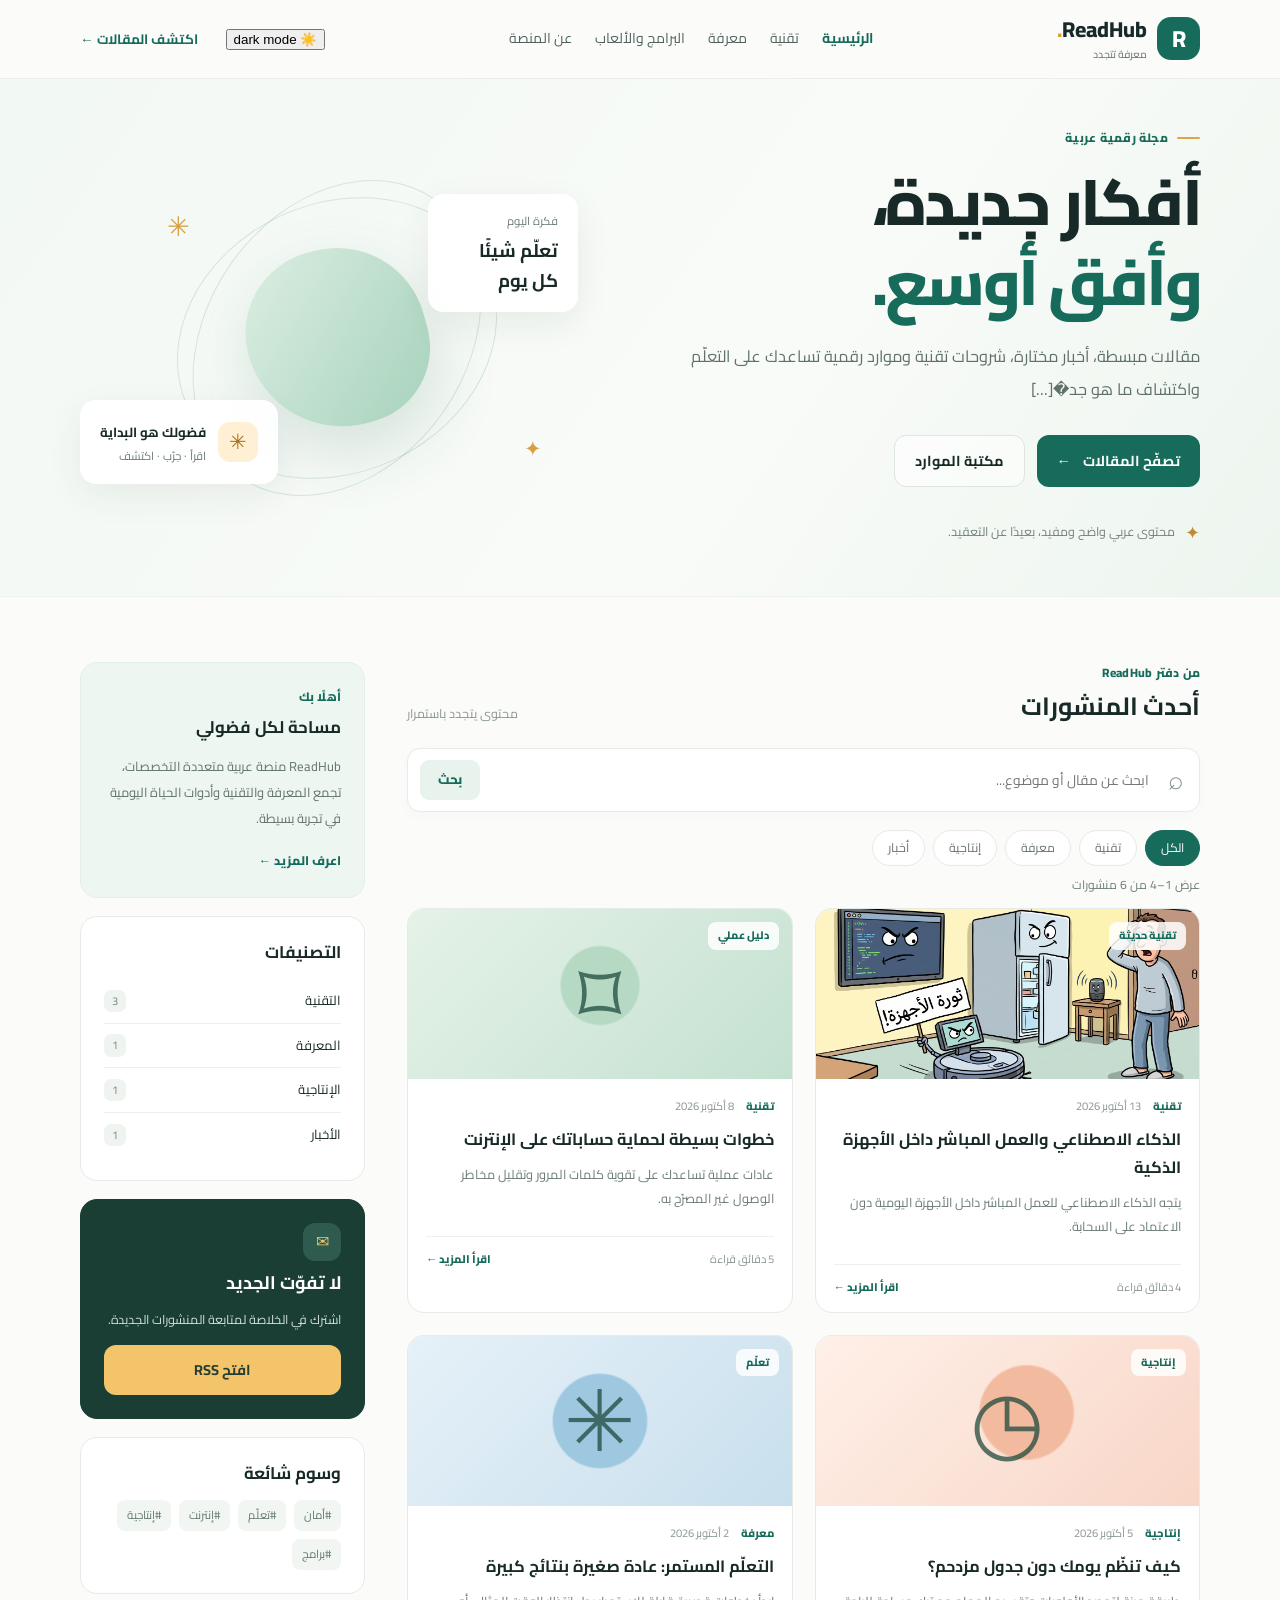
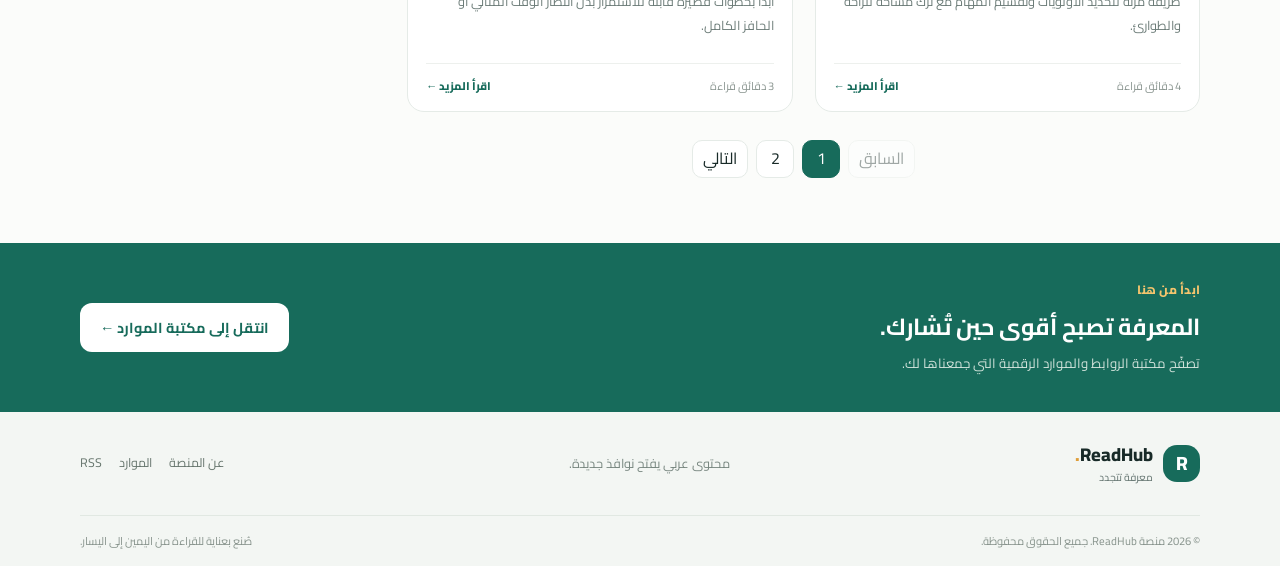
<file: index.html>
<!doctype html>
<html lang="ar" dir="rtl">
<head>
  <!-- ==================== 1. الإعدادات الأساسية والترميز ==================== -->
  <meta charset="utf-8">
  <meta name="viewport" content="width=device-width, initial-scale=1">
  <title>ReadHub | معرفة وتقنية وحياة</title>
  <meta name="description" content="منصة عربية للمقالات والأخبار والشروحات التقنية وروابط البرامج والموارد الرقمية.">
  <meta name="theme-color" content="#176b5b">
  <link rel="canonical" href="https://samirnoor27.github.io/readhub/">
  <link rel="alternate" type="application/rss+xml" title="خلاصة ReadHub RSS" href="rss.xml">

  <!-- ==================== 2. البيانات الوصفية للمشاركة (Open Graph & Twitter) ==================== -->
  <meta property="og:type" content="website">
  <meta property="og:locale" content="ar_AR">
  <meta property="og:site_name" content="ReadHub">
  <meta property="og:title" content="ReadHub | معرفة وتقنية وحياة">
  <meta property="og:description" content="مساحة عربية للمقالات والأخبار والتقنية والموارد الرقمية.">
  <meta property="og:url" content="https://samirnoor27.github.io/readhub/">
  <meta property="og:image" content="https://samirnoor27.github.io/readhub/assets/og-cover.svg">
  
  <meta name="twitter:card" content="summary_large_image">
  <meta name="twitter:title" content="ReadHub">
  <meta name="twitter:description" content="معرفة وتقنية وحياة في مكان واحد.">
  <meta name="twitter:image" content="https://samirnoor27.github.io/readhub/assets/og-cover.svg">

  <!-- ==================== 3. الخطوط وملفات التنسيق والسكربتات ==================== -->
  <link rel="preconnect" href="https://fonts.googleapis.com">
  <link rel="preconnect" href="https://fonts.gstatic.com" crossorigin>
  <link href="https://fonts.googleapis.com/css2?family=Cairo:wght@400;500;600;700;800&display=swap" rel="stylesheet">
  <link rel="stylesheet" href="styles.css">
  <!-- ملف أنماط الوضع الليلي (مضاف) -->
  <link rel="stylesheet" href="dark-mode.css">
  <script src="scripts.js" defer></script>
  <!-- ملف جافاسكربت الوضع الليلي (مضاف) -->
  <script src="dark-mode.js" defer></script>
</head>
<body>

  <!-- ==================== 4. الترويسة وشريط التنقل الرئيسي ==================== -->
  <a class="skip-link" href="#main">تجاوز إلى المحتوى</a>
  <header class="site-header">
    <div class="container header-inner">
      <a class="brand" href="index.html" aria-label="ReadHub، الصفحة الرئيسية">
        <span class="brand-mark">R</span>
        <span>ReadHub<span class="brand-dot">.</span><small>معرفة تتجدد</small></span>
      </a>
      <button class="menu-toggle" type="button" aria-expanded="false" aria-controls="main-nav">القائمة <span aria-hidden="true">☰</span></button>
      <nav id="main-nav" class="main-nav" aria-label="التنقل الرئيسي">
        <a class="active" href="index.html">الرئيسية</a>
        <a href="category.html?name=تقنية">تقنية</a>
        <a href="category.html?name=معرفة">معرفة</a>
        <a href="links.html">البرامج والألعاب</a>
        <a href="#about">عن المنصة</a>
      </nav>

      <!-- زر تبديل الوضع الليلي -->
      <button id="theme-toggle" class="theme-toggle" type="button" aria-label="تفعيل الوضع الليلي" aria-pressed="false">
        <span class="theme-icon" aria-hidden="true">☀️</span>
        <span class="theme-text">dark mode</span>
      </button>

      <a class="header-cta" href="#latest">اكتشف المقالات <span aria-hidden="true">←</span></a>
    </div>
  </header>

  <main id="main">
    <!-- ==================== 5. قسم الواجهة البصرية (Hero Section) ==================== -->
    <section class="hero">
      <div class="container hero-grid">
        <div class="hero-copy">
          <p class="eyebrow"><span class="eyebrow-line"></span> مجلة رقمية عربية</p>
          <h1>أفكار جديدة،<br><span>وأفق أوسع.</span></h1>
          <p class="hero-lead">مقالات مبسطة، أخبار مختارة، شروحات تقنية وموارد رقمية تساعدك على التعلّم واكتشاف ما هو جد�[...]</p>
          <div class="hero-actions">
            <a class="button button-primary" href="#latest">تصفّح المقالات <span aria-hidden="true">←</span></a>
            <a class="button button-quiet" href="links.html">مكتبة الموارد</a>
          </div>
          <div class="hero-proof">
            <span class="proof-icon" aria-hidden="true">✦</span>
            <span>محتوى عربي واضح ومفيد، بعيدًا عن التعقيد.</span>
          </div>
        </div>
        <div class="hero-art" aria-label="رسم زخرفي تجريدي" role="img">
          <div class="art-orbit orbit-one"></div>
          <div class="art-orbit orbit-two"></div>
          <div class="art-sun"></div>
          <div class="art-card card-top">
            <span>فكرة اليوم</span>
            <strong>تعلّم شيئًا<br>كل يوم</strong>
          </div>
          <div class="art-card card-bottom">
            <span class="mini-spark">✳</span>
            <div>
              <strong>فضولك هو البداية</strong>
              <small>اقرأ · جرّب · اكتشف</small>
            </div>
          </div>
          <span class="art-star star-one">✳</span>
          <span class="art-star star-two">✦</span>
        </div>
      </div>
    </section>

    <!-- ==================== 6. قسم المحتوى الرئيسي والمنشورات ==================== -->
    <section class="container content-layout" id="latest">
      <div class="main-column">
        <div class="section-heading">
          <div>
            <p class="eyebrow">من دفتر ReadHub</p>
            <h2>أحدث المنشورات</h2>
          </div>
          <span class="section-note">محتوى يتجدد باستمرار</span>
        </div>

        <!-- أداء البحث والتصفية -->
        <form class="search-bar" role="search" id="search-form">
          <label class="sr-only" for="site-search">ابحث في المنشورات</label>
          <span aria-hidden="true">⌕</span>
          <input id="site-search" type="search" placeholder="ابحث عن مقال أو موضوع..." autocomplete="off">
          <button type="submit">بحث</button>
        </form>

        <div class="filter-row" aria-label="تصفية المنشورات">
          <button class="filter-chip selected" data-filter="الكل" type="button" aria-pressed="true">الكل</button>
          <button class="filter-chip" data-filter="تقنية" type="button" aria-pressed="false">تقنية</button>
          <button class="filter-chip" data-filter="معرفة" type="button" aria-pressed="false">معرفة</button>
          <button class="filter-chip" data-filter="إنتاجية" type="button" aria-pressed="false">إنتاجية</button>
          <button class="filter-chip" data-filter="أخبار" type="button" aria-pressed="false">أخبار</button>
        </div>
        
        <p id="results-status" class="results-status" aria-live="polite"></p>

        <!-- شبكة عرض المقالات (post-grid) -->
        <div class="post-grid" id="post-grid">

          <!-- المقال الأول (الجديد) -->
          <article class="post-card" data-category="تقنية" data-tags="ذكاء اصطناعي تقنية أجهزة ذكية">
            <a class="post-image" href="article-6.html" aria-label="اقرأ مقال الذكاء الاصطناعي والأجهزة الذكية" style="padding:0;">
              <img src="assets/ai-devices.jpg" alt="الذكاء الاصطناعي والأجهزة الذكية" style="width:100%; height:100%; object-fit:cover;">
              <span class="image-label">تقنية حديثة</span>
            </a>
            <div class="post-body">
              <div class="post-meta">
                <span>تقنية</span>
                <time datetime="2026-10-13">13 أكتوبر 2026</time>
              </div>
              <h3><a href="article-6.html">الذكاء الاصطناعي والعمل المباشر داخل الأجهزة الذكية</a></h3>
              <p>يتجه الذكاء الاصطناعي للعمل المباشر داخل الأجهزة اليومية دون الاعتماد على السحابة.</p>
              <div class="post-footer">
                <span>4 دقائق قراءة</span>
                <a href="article-6.html">اقرأ المزيد ←</a>
              </div>
            </div>
          </article>

          <!-- المقال الثاني -->
          <article class="post-card" data-category="تقنية" data-tags="أمان إنترنت كلمات المرور">
            <a class="post-image image-green" href="article-1.html" aria-label="اقرأ مقال حماية حساباتك">
              <span class="image-symbol" aria-hidden="true">⌑</span>
              <span class="image-label">دليل عملي</span>
            </a>
            <div class="post-body">
              <div class="post-meta">
                <span>تقنية</span>
                <time datetime="2026-10-08">8 أكتوبر 2026</time>
              </div>
              <h3><a href="article-1.html">خطوات بسيطة لحماية حساباتك على الإنترنت</a></h3>
              <p>عادات عملية تساعدك على تقوية كلمات المرور وتقليل مخاطر الوصول غير المصرّح به.</p>
              <div class="post-footer">
                <span>5 دقائق قراءة</span>
                <a href="article-1.html" aria-label="اقرأ المزيد: حماية حساباتك">اقرأ المزيد ←</a>
              </div>
            </div>
          </article>

          <!-- المقال الثالث -->
          <article class="post-card" data-category="إنتاجية" data-tags="تنظيم وقت تركيز عمل">
            <a class="post-image image-peach" href="article-2.html" aria-label="اقرأ مقال تنظيم الوقت">
              <span class="image-symbol" aria-hidden="true">◷</span>
              <span class="image-label">إنتاجية</span>
            </a>
            <div class="post-body">
              <div class="post-meta">
                <span>إنتاجية</span>
                <time datetime="2026-10-05">5 أكتوبر 2026</time>
              </div>
              <h3><a href="article-2.html">كيف تنظّم يومك دون جدول مزدحم؟</a></h3>
              <p>طريقة مرنة لتحديد الأولويات وتقسيم المهام مع ترك مساحة للراحة والطوارئ.</p>
              <div class="post-footer">
                <span>4 دقائق قراءة</span>
                <a href="article-2.html">اقرأ المزيد ←</a>
              </div>
            </div>
          </article>

          <!-- المقال الرابع -->
          <article class="post-card" data-category="معرفة" data-tags="تعلم قراءة معرفة">
            <a class="post-image image-blue" href="article-3.html" aria-label="اقرأ مقال التعلم المستمر">
              <span class="image-symbol" aria-hidden="true">✳</span>
              <span class="image-label">تعلّم</span>
            </a>
            <div class="post-body">
              <div class="post-meta">
                <span>معرفة</span>
                <time datetime="2026-10-02">2 أكتوبر 2026</time>
              </div>
              <h3><a href="article-3.html">التعلّم المستمر: عادة صغيرة بنتائج كبيرة</a></h3>
              <p>ابدأ بخطوات قصيرة قابلة للاستمرار بدل انتظار الوقت المثالي أو الحافز الكامل.</p>
              <div class="post-footer">
                <span>3 دقائق قراءة</span>
                <a href="article-3.html">اقرأ المزيد ←</a>
              </div>
            </div>
          </article>

          <!-- المقال الخامس -->
          <article class="post-card" data-category="أخبار" data-tags="تقنية ذكاء اصطناعي أخبار">
            <a class="post-image image-lilac" href="article-4.html" aria-label="اقرأ مقال متابعة الأخبار التقنية">
              <span class="image-symbol" aria-hidden="true">◎</span>
              <span class="image-label">رصد وتحليل</span>
            </a>
            <div class="post-body">
              <div class="post-meta">
                <span>أخبار</span>
                <time datetime="2026-09-28">28 سبتمبر 2026</time>
              </div>
              <h3><a href="article-4.html">كيف تتابع الأخبار التقنية دون ضجيج؟</a></h3>
              <p>قواعد بسيطة للتحقق من المصدر والتاريخ والتمييز بين الخبر والتحليل والإعلان.</p>
              <div class="post-footer">
                <span>4 دقائق قراءة</span>
                <a href="article-4.html">اقرأ المزيد ←</a>
              </div>
            </div>
          </article>

          <!-- المقال السادس -->
          <article class="post-card" data-category="تقنية" data-tags="برامج ألعاب تحميل أمان">
            <a class="post-image image-yellow" href="article-5.html" aria-label="اقرأ مقال تحميل البرامج بأمان">
              <span class="image-symbol" aria-hidden="true">↓</span>
              <span class="image-label">سلامة رقمية</span>
            </a>
            <div class="post-body">
              <div class="post-meta">
                <span>تقنية</span>
                <time datetime="2026-09-24">24 سبتمبر 2026</time>
              </div>
              <h3><a href="article-5.html">قبل تحميل برنامج أو لعبة: قائمة تحقق سريعة</a></h3>
              <p>تحقّق من المصدر والصلاحيات ومتطلبات التشغيل قبل تثبيت أي ملف على جهازك.</p>
              <div class="post-footer">
                <span>5 دقائق قراءة</span>
                <a href="article-5.html">اقرأ المزيد ←</a>
              </div>
            </div>
          </article>

        </div>

        <!-- أزرار ترقيم الصفحات وحالة النتيجة الفارغة -->
        <nav class="pagination" aria-label="ترقيم صفحات المنشورات" id="pagination"></nav>
        <p class="empty-state" id="empty-state" hidden>لم نعثر على منشورات مطابقة. جرّب كلمة بحث أو تصنيفًا آخر.</p>
      </div>

      <!-- ==================== 7. الشريط الجانبي (Sidebar) ==================== -->
      <aside class="sidebar">
        <!-- نبذة عن المنصة -->
        <section class="side-card about-card" id="about">
          <p class="eyebrow">أهلًا بك</p>
          <h2>مساحة لكل فضولي</h2>
          <p>ReadHub منصة عربية متعددة التخصصات، تجمع المعرفة والتقنية وأدوات الحياة اليومية في تجربة بسيطة.</p>
          <a href="about.html" class="text-link">اعرف المزيد ←</a>
        </section>

        <!-- التصنيفات -->
        <section class="side-card">
          <h2>التصنيفات</h2>
          <ul class="category-list">
            <li><a href="category.html?name=تقنية">التقنية <span>3</span></a></li>
            <li><a href="category.html?name=معرفة">المعرفة <span>1</span></a></li>
            <li><a href="category.html?name=إنتاجية">الإنتاجية <span>1</span></a></li>
            <li><a href="category.html?name=أخبار">الأخبار <span>1</span></a></li>
          </ul>
        </section>

        <!-- الاشتراك بالخلاصة -->
        <section class="side-card newsletter-card">
          <span class="newsletter-icon" aria-hidden="true">✉</span>
          <h2>لا تفوّت الجديد</h2>
          <p>اشترك في الخلاصة لمتابعة المنشورات الجديدة.</p>
          <a class="button button-primary button-full" href="rss.xml">افتح RSS</a>
        </section>

        <!-- الوسوم الشائعة -->
        <section class="side-card tags-card">
          <h2>وسوم شائعة</h2>
          <div class="tag-cloud">
            <a href="tag.html?name=أمان">#أمان</a>
            <a href="tag.html?name=تعلم">#تعلّم</a>
            <a href="tag.html?name=إنترنت">#إنترنت</a>
            <a href="tag.html?name=إنتاجية">#إنتاجية</a>
            <a href="tag.html?name=برامج">#برامج</a>
          </div>
        </section>
      </aside>
    </section>

    <!-- ==================== 8. دعوة للعمل السفلية (Call to Action) ==================== -->
    <section class="bottom-cta">
      <div class="container bottom-cta-inner">
        <div>
          <p class="eyebrow">ابدأ من هنا</p>
          <h2>المعرفة تصبح أقوى حين تُشارك.</h2>
          <p>تصفّح مكتبة الروابط والموارد الرقمية التي جمعناها لك.</p>
        </div>
        <a href="links.html" class="button button-light">انتقل إلى مكتبة الموارد ←</a>
      </div>
    </section>
  </main>

  <!-- ==================== 9. تذييل الصفحة (Footer) ==================== -->
  <footer class="site-footer">
    <div class="container footer-top">
      <a class="brand brand-footer" href="index.html">
        <span class="brand-mark">R</span>
        <span>ReadHub<span class="brand-dot">.</span><small>معرفة تتجدد</small></span>
      </a>
      <p>محتوى عربي يفتح نوافذ جديدة.</p>
      <nav aria-label="روابط التذييل">
        <a href="about.html">عن المنصة</a>
        <a href="links.html">الموارد</a>
        <a href="rss.xml">RSS</a>
      </nav>
    </div>
    <div class="container footer-bottom">
      <span>© <span id="current-year">2026</span> منصة ReadHub. جميع الحقوق محفوظة.</span>
      <span>صُنع بعناية للقراءة من اليمين إلى اليسار.</span>
    </div>
  </footer>

</body>
</html>
</file>
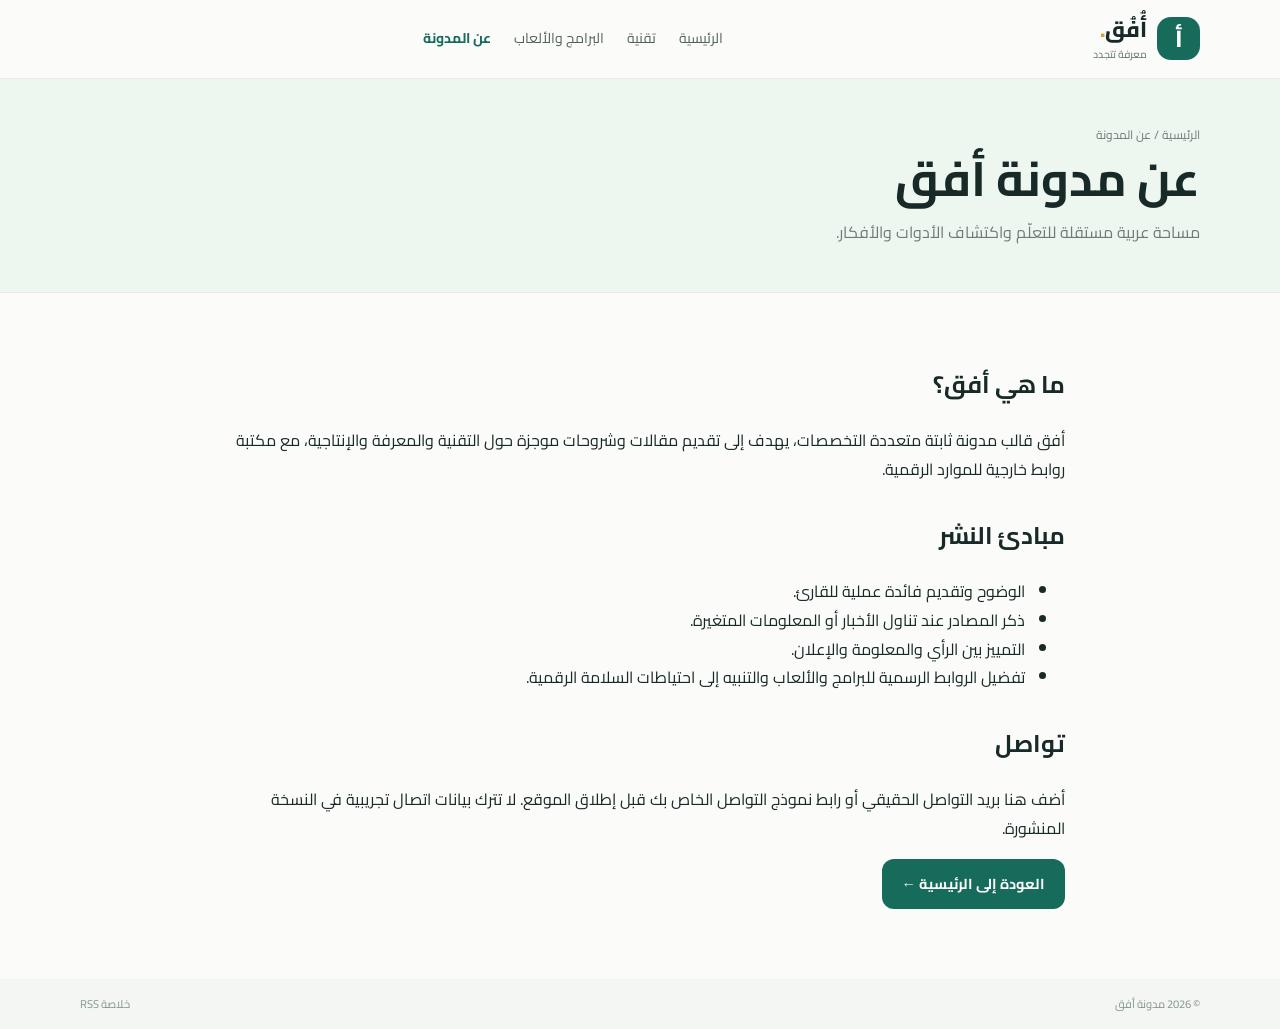
<file: about.html>
<!doctype html>
<html lang="ar" dir="rtl"><head><meta charset="utf-8"><meta name="viewport" content="width=device-width, initial-scale=1"><title>عن مدونة أفق</title><meta name="description" content="تعرّف على مدونة أفق ومهمتها التحريرية."><link rel="canonical" href="https://example.com/about.html"><link rel="alternate" type="application/rss+xml" title="RSS" href="rss.xml"><link rel="preconnect" href="https://fonts.googleapis.com"><link rel="preconnect" href="https://fonts.gstatic.com" crossorigin><link href="https://fonts.googleapis.com/css2?family=Cairo:wght@400;500;600;700;800&display=swap" rel="stylesheet"><link rel="stylesheet" href="styles.css"><script src="scripts.js" defer></script></head>
<body><a class="skip-link" href="#main">تجاوز إلى المحتوى</a><header class="site-header"><div class="container header-inner"><a class="brand" href="index.html"><span class="brand-mark">أ</span><span>أُفُق<span class="brand-dot">.</span><small>معرفة تتجدد</small></span></a><button class="menu-toggle" type="button" aria-expanded="false" aria-controls="main-nav">القائمة ☰</button><nav id="main-nav" class="main-nav" aria-label="التنقل الرئيسي"><a href="index.html">الرئيسية</a><a href="category.html?name=تقنية">تقنية</a><a href="links.html">البرامج والألعاب</a><a class="active" href="about.html">عن المدونة</a></nav></div></header>
<main id="main"><section class="inner-hero"><div class="container"><p class="breadcrumb"><a href="index.html">الرئيسية</a> / عن المدونة</p><h1>عن مدونة أفق</h1><p>مساحة عربية مستقلة للتعلّم واكتشاف الأدوات والأفكار.</p></div></section><article class="container page-content"><h2>ما هي أفق؟</h2><p>أفق قالب مدونة ثابتة متعددة التخصصات، يهدف إلى تقديم مقالات وشروحات موجزة حول التقنية والمعرفة والإنتاجية، مع مكتبة روابط خارجية للموارد الرقمية.</p><h2>مبادئ النشر</h2><ul><li>الوضوح وتقديم فائدة عملية للقارئ.</li><li>ذكر المصادر عند تناول الأخبار أو المعلومات المتغيرة.</li><li>التمييز بين الرأي والمعلومة والإعلان.</li><li>تفضيل الروابط الرسمية للبرامج والألعاب والتنبيه إلى احتياطات السلامة الرقمية.</li></ul><h2>تواصل</h2><p>أضف هنا بريد التواصل الحقيقي أو رابط نموذج التواصل الخاص بك قبل إطلاق الموقع. لا تترك بيانات اتصال تجريبية في النسخة المنشورة.</p><a class="button button-primary" href="index.html">العودة إلى الرئيسية ←</a></article></main><footer class="site-footer"><div class="container footer-bottom"><span>© <span id="current-year">2026</span> مدونة أفق</span><a href="rss.xml">خلاصة RSS</a></div></footer></body></html>
</file>
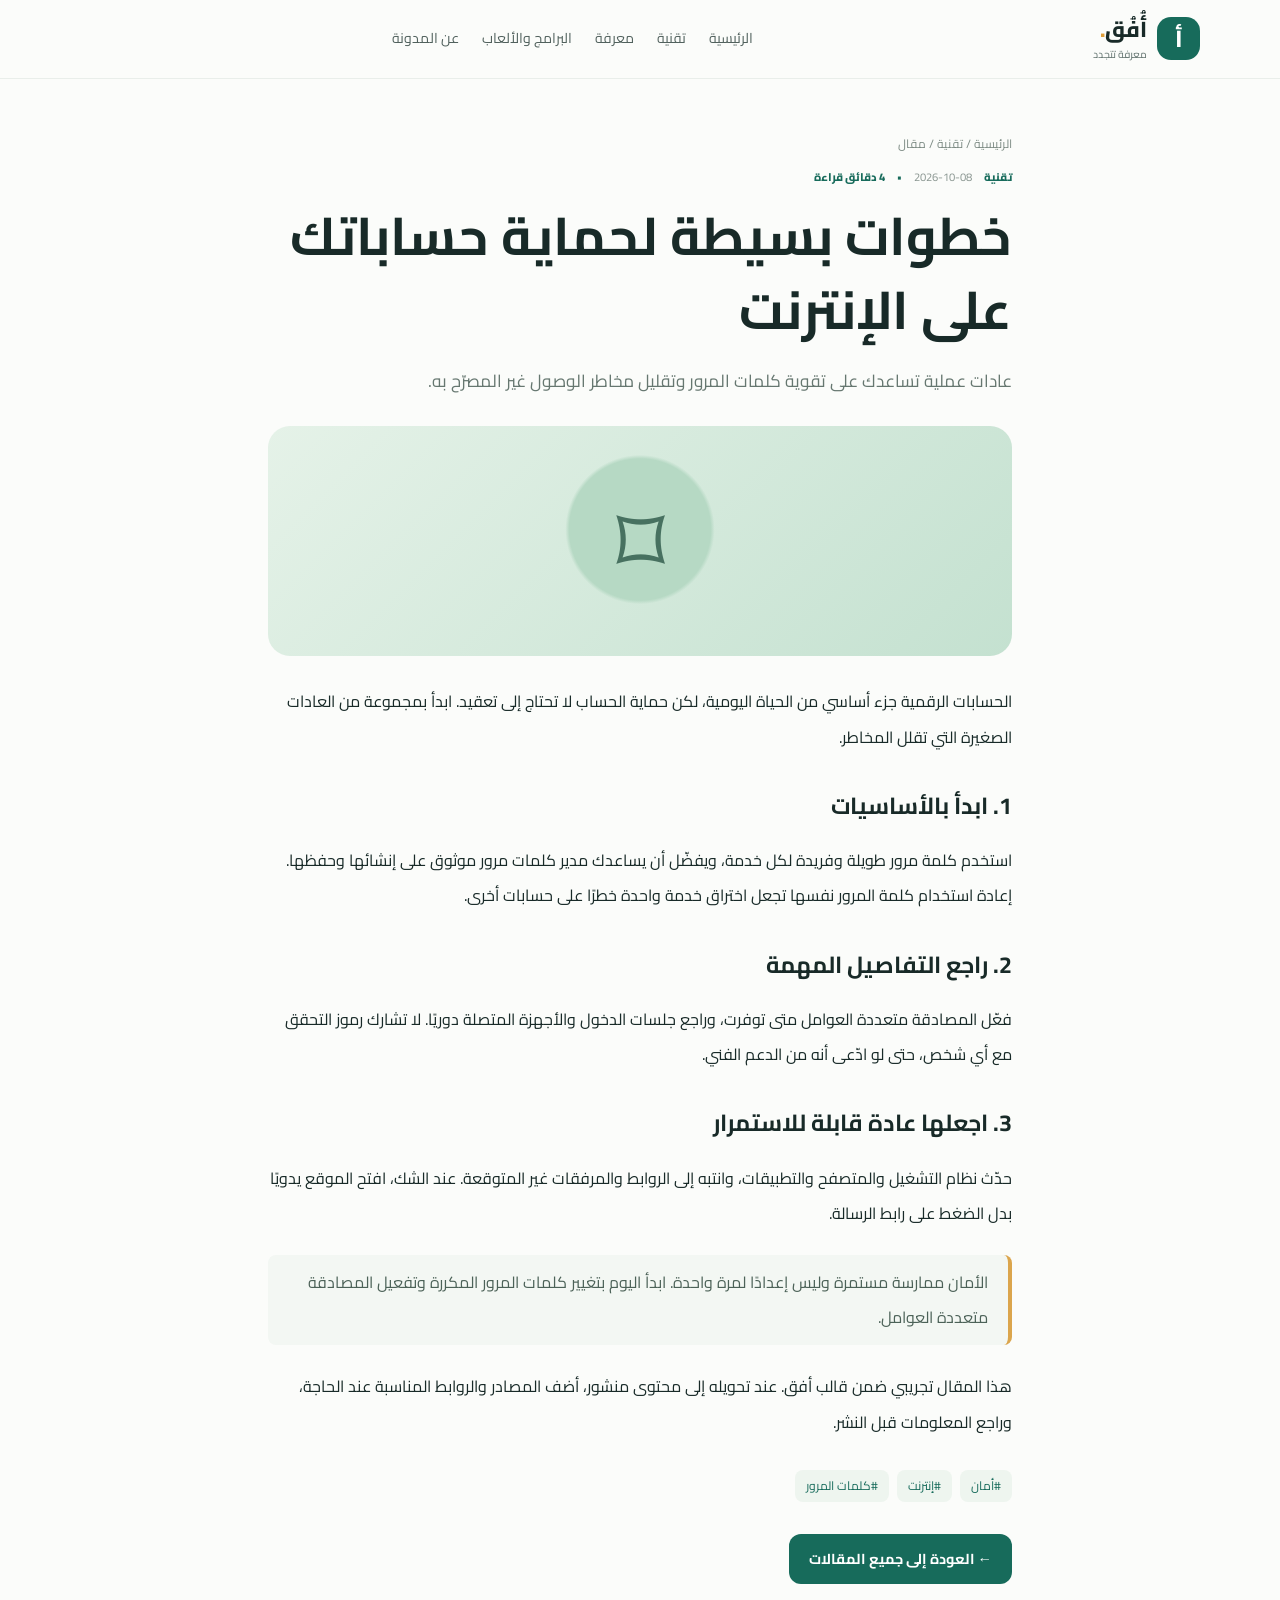
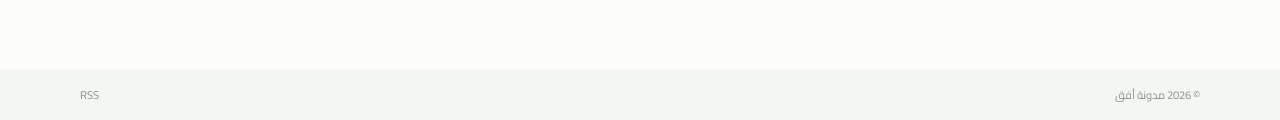
<file: article-1.html>
<!doctype html>
<html lang="ar" dir="rtl"><head><meta charset="utf-8"><meta name="viewport" content="width=device-width, initial-scale=1">
<title>خطوات بسيطة لحماية حساباتك على الإنترنت | مدونة أفق</title><meta name="description" content="عادات عملية تساعدك على تقوية كلمات المرور وتقليل مخاطر الوصول غير المصرّح به."><meta name="theme-color" content="#176b5b"><link rel="canonical" href="https://example.com/article-1.html">
<link rel="alternate" type="application/rss+xml" title="خلاصة أفق RSS" href="rss.xml"><meta property="og:type" content="article"><meta property="og:locale" content="ar_AR"><meta property="og:site_name" content="مدونة أفق"><meta property="og:title" content="خطوات بسيطة لحماية حساباتك على الإنترنت"><meta property="og:description" content="عادات عملية تساعدك على تقوية كلمات المرور وتقليل مخاطر الوصول غير المصرّح به."><meta property="og:url" content="https://example.com/article-1.html"><meta property="og:image" content="https://example.com/assets/og-cover.svg"><meta name="twitter:card" content="summary_large_image"><meta name="twitter:title" content="خطوات بسيطة لحماية حساباتك على الإنترنت"><meta name="twitter:description" content="عادات عملية تساعدك على تقوية كلمات المرور وتقليل مخاطر الوصول غير المصرّح به.">
<link rel="preconnect" href="https://fonts.googleapis.com"><link rel="preconnect" href="https://fonts.gstatic.com" crossorigin><link href="https://fonts.googleapis.com/css2?family=Cairo:wght@400;500;600;700;800&display=swap" rel="stylesheet"><link rel="stylesheet" href="styles.css"><script src="scripts.js" defer></script>
<script type="application/ld+json">{"@context":"https://schema.org","@type":"BlogPosting","headline":"خطوات بسيطة لحماية حساباتك على الإنترنت","datePublished":"2026-10-08","inLanguage":"ar","description":"عادات عملية تساعدك على تقوية كلمات المرور وتقليل مخاطر الوصول غير المصرّح به.","mainEntityOfPage":"https://example.com/article-1.html","author":{"@type":"Organization","name":"مدونة أفق"}}</script></head>
<body><a class="skip-link" href="#main">تجاوز إلى المحتوى</a><header class="site-header"><div class="container header-inner"><a class="brand" href="index.html"><span class="brand-mark">أ</span><span>أُفُق<span class="brand-dot">.</span><small>معرفة تتجدد</small></span></a><button class="menu-toggle" type="button" aria-expanded="false" aria-controls="main-nav">القائمة ☰</button><nav id="main-nav" class="main-nav" aria-label="التنقل الرئيسي"><a href="index.html">الرئيسية</a><a href="category.html?name=تقنية">تقنية</a><a href="category.html?name=معرفة">معرفة</a><a href="links.html">البرامج والألعاب</a><a href="about.html">عن المدونة</a></nav></div></header>
<main id="main"><article class="article-shell"><p class="breadcrumb"><a href="index.html">الرئيسية</a> / <a href="category.html?name=تقنية">تقنية</a> / مقال</p><header class="article-header"><div class="post-meta"><span>تقنية</span><time datetime="2026-10-08">2026-10-08</time><span>•</span><span>4 دقائق قراءة</span></div><h1>خطوات بسيطة لحماية حساباتك على الإنترنت</h1><p class="article-lead">عادات عملية تساعدك على تقوية كلمات المرور وتقليل مخاطر الوصول غير المصرّح به.</p></header><div class="article-cover image-green" role="img" aria-label="رسم توضيحي زخرفي للمقال">⌑</div><div class="article-content"><p>الحسابات الرقمية جزء أساسي من الحياة اليومية، لكن حماية الحساب لا تحتاج إلى تعقيد. ابدأ بمجموعة من العادات الصغيرة التي تقلل المخاطر.</p><h2>1. ابدأ بالأساسيات</h2><p>استخدم كلمة مرور طويلة وفريدة لكل خدمة، ويفضّل أن يساعدك مدير كلمات مرور موثوق على إنشائها وحفظها. إعادة استخدام كلمة المرور نفسها تجعل اختراق خدمة واحدة خطرًا على حسابات أخرى.</p><h2>2. راجع التفاصيل المهمة</h2><p>فعّل المصادقة متعددة العوامل متى توفرت، وراجع جلسات الدخول والأجهزة المتصلة دوريًا. لا تشارك رموز التحقق مع أي شخص، حتى لو ادّعى أنه من الدعم الفني.</p><h2>3. اجعلها عادة قابلة للاستمرار</h2><p>حدّث نظام التشغيل والمتصفح والتطبيقات، وانتبه إلى الروابط والمرفقات غير المتوقعة. عند الشك، افتح الموقع يدويًا بدل الضغط على رابط الرسالة.</p><blockquote>الأمان ممارسة مستمرة وليس إعدادًا لمرة واحدة. ابدأ اليوم بتغيير كلمات المرور المكررة وتفعيل المصادقة متعددة العوامل.</blockquote><p>هذا المقال تجريبي ضمن قالب أفق. عند تحويله إلى محتوى منشور، أضف المصادر والروابط المناسبة عند الحاجة، وراجع المعلومات قبل النشر.</p></div><div class="article-tags"><a href="tag.html?name=أمان">#أمان</a><a href="tag.html?name=إنترنت">#إنترنت</a><a href="tag.html?name=كلمات المرور">#كلمات المرور</a></div><p style="margin-top:32px"><a class="button button-primary" href="index.html">← العودة إلى جميع المقالات</a></p></article></main>
<footer class="site-footer"><div class="container footer-bottom"><span>© <span id="current-year">2026</span> مدونة أفق</span><a href="rss.xml">RSS</a></div></footer></body></html>
</file>
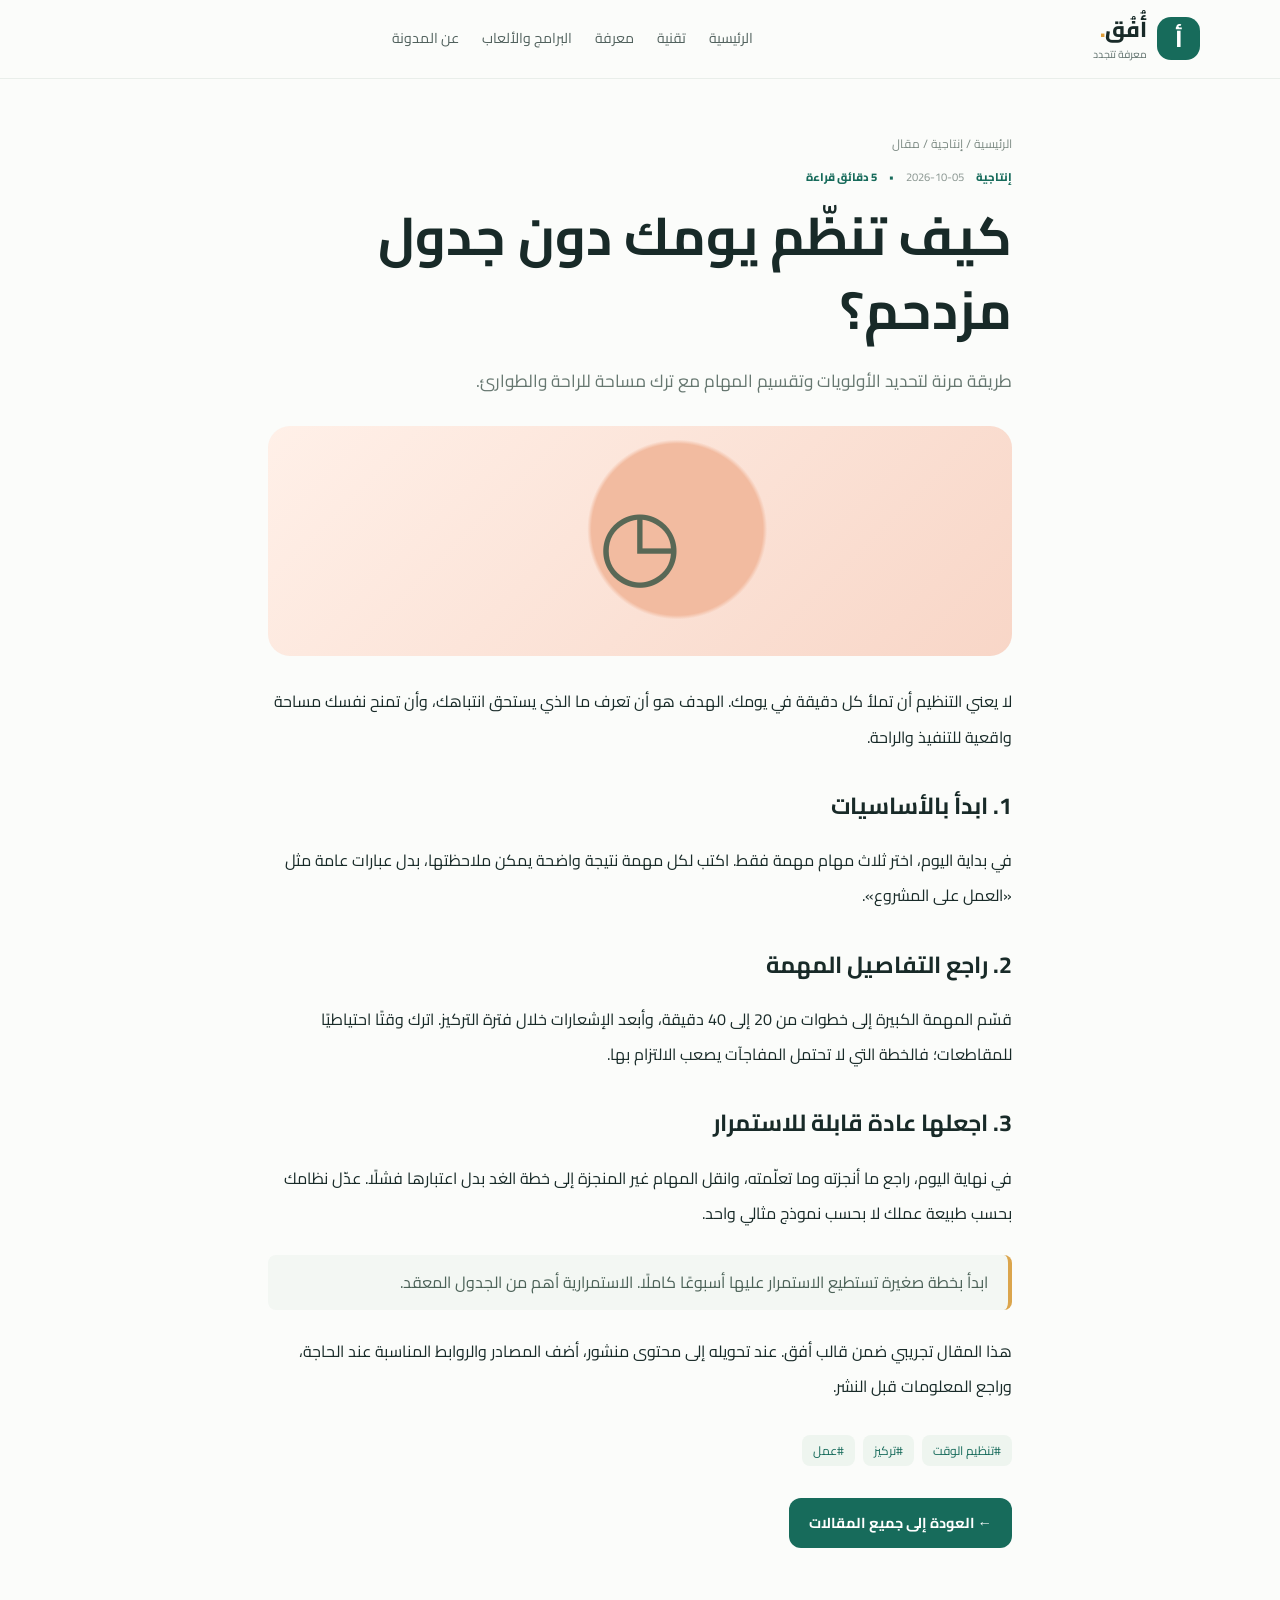
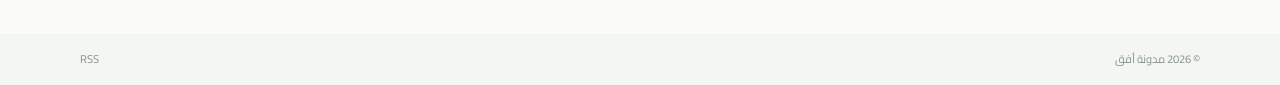
<file: article-2.html>
<!doctype html>
<html lang="ar" dir="rtl"><head><meta charset="utf-8"><meta name="viewport" content="width=device-width, initial-scale=1">
<title>كيف تنظّم يومك دون جدول مزدحم؟ | مدونة أفق</title><meta name="description" content="طريقة مرنة لتحديد الأولويات وتقسيم المهام مع ترك مساحة للراحة والطوارئ."><meta name="theme-color" content="#176b5b"><link rel="canonical" href="https://example.com/article-2.html">
<link rel="alternate" type="application/rss+xml" title="خلاصة أفق RSS" href="rss.xml"><meta property="og:type" content="article"><meta property="og:locale" content="ar_AR"><meta property="og:site_name" content="مدونة أفق"><meta property="og:title" content="كيف تنظّم يومك دون جدول مزدحم؟"><meta property="og:description" content="طريقة مرنة لتحديد الأولويات وتقسيم المهام مع ترك مساحة للراحة والطوارئ."><meta property="og:url" content="https://example.com/article-2.html"><meta property="og:image" content="https://example.com/assets/og-cover.svg"><meta name="twitter:card" content="summary_large_image"><meta name="twitter:title" content="كيف تنظّم يومك دون جدول مزدحم؟"><meta name="twitter:description" content="طريقة مرنة لتحديد الأولويات وتقسيم المهام مع ترك مساحة للراحة والطوارئ.">
<link rel="preconnect" href="https://fonts.googleapis.com"><link rel="preconnect" href="https://fonts.gstatic.com" crossorigin><link href="https://fonts.googleapis.com/css2?family=Cairo:wght@400;500;600;700;800&display=swap" rel="stylesheet"><link rel="stylesheet" href="styles.css"><script src="scripts.js" defer></script>
<script type="application/ld+json">{"@context":"https://schema.org","@type":"BlogPosting","headline":"كيف تنظّم يومك دون جدول مزدحم؟","datePublished":"2026-10-05","inLanguage":"ar","description":"طريقة مرنة لتحديد الأولويات وتقسيم المهام مع ترك مساحة للراحة والطوارئ.","mainEntityOfPage":"https://example.com/article-2.html","author":{"@type":"Organization","name":"مدونة أفق"}}</script></head>
<body><a class="skip-link" href="#main">تجاوز إلى المحتوى</a><header class="site-header"><div class="container header-inner"><a class="brand" href="index.html"><span class="brand-mark">أ</span><span>أُفُق<span class="brand-dot">.</span><small>معرفة تتجدد</small></span></a><button class="menu-toggle" type="button" aria-expanded="false" aria-controls="main-nav">القائمة ☰</button><nav id="main-nav" class="main-nav" aria-label="التنقل الرئيسي"><a href="index.html">الرئيسية</a><a href="category.html?name=تقنية">تقنية</a><a href="category.html?name=معرفة">معرفة</a><a href="links.html">البرامج والألعاب</a><a href="about.html">عن المدونة</a></nav></div></header>
<main id="main"><article class="article-shell"><p class="breadcrumb"><a href="index.html">الرئيسية</a> / <a href="category.html?name=إنتاجية">إنتاجية</a> / مقال</p><header class="article-header"><div class="post-meta"><span>إنتاجية</span><time datetime="2026-10-05">2026-10-05</time><span>•</span><span>5 دقائق قراءة</span></div><h1>كيف تنظّم يومك دون جدول مزدحم؟</h1><p class="article-lead">طريقة مرنة لتحديد الأولويات وتقسيم المهام مع ترك مساحة للراحة والطوارئ.</p></header><div class="article-cover image-peach" role="img" aria-label="رسم توضيحي زخرفي للمقال">◷</div><div class="article-content"><p>لا يعني التنظيم أن تملأ كل دقيقة في يومك. الهدف هو أن تعرف ما الذي يستحق انتباهك، وأن تمنح نفسك مساحة واقعية للتنفيذ والراحة.</p><h2>1. ابدأ بالأساسيات</h2><p>في بداية اليوم، اختر ثلاث مهام مهمة فقط. اكتب لكل مهمة نتيجة واضحة يمكن ملاحظتها، بدل عبارات عامة مثل «العمل على المشروع».</p><h2>2. راجع التفاصيل المهمة</h2><p>قسّم المهمة الكبيرة إلى خطوات من 20 إلى 40 دقيقة، وأبعد الإشعارات خلال فترة التركيز. اترك وقتًا احتياطيًا للمقاطعات؛ فالخطة التي لا تحتمل المفاجآت يصعب الالتزام بها.</p><h2>3. اجعلها عادة قابلة للاستمرار</h2><p>في نهاية اليوم، راجع ما أنجزته وما تعلّمته، وانقل المهام غير المنجزة إلى خطة الغد بدل اعتبارها فشلًا. عدّل نظامك بحسب طبيعة عملك لا بحسب نموذج مثالي واحد.</p><blockquote>ابدأ بخطة صغيرة تستطيع الاستمرار عليها أسبوعًا كاملًا. الاستمرارية أهم من الجدول المعقد.</blockquote><p>هذا المقال تجريبي ضمن قالب أفق. عند تحويله إلى محتوى منشور، أضف المصادر والروابط المناسبة عند الحاجة، وراجع المعلومات قبل النشر.</p></div><div class="article-tags"><a href="tag.html?name=تنظيم الوقت">#تنظيم الوقت</a><a href="tag.html?name=تركيز">#تركيز</a><a href="tag.html?name=عمل">#عمل</a></div><p style="margin-top:32px"><a class="button button-primary" href="index.html">← العودة إلى جميع المقالات</a></p></article></main>
<footer class="site-footer"><div class="container footer-bottom"><span>© <span id="current-year">2026</span> مدونة أفق</span><a href="rss.xml">RSS</a></div></footer></body></html>
</file>
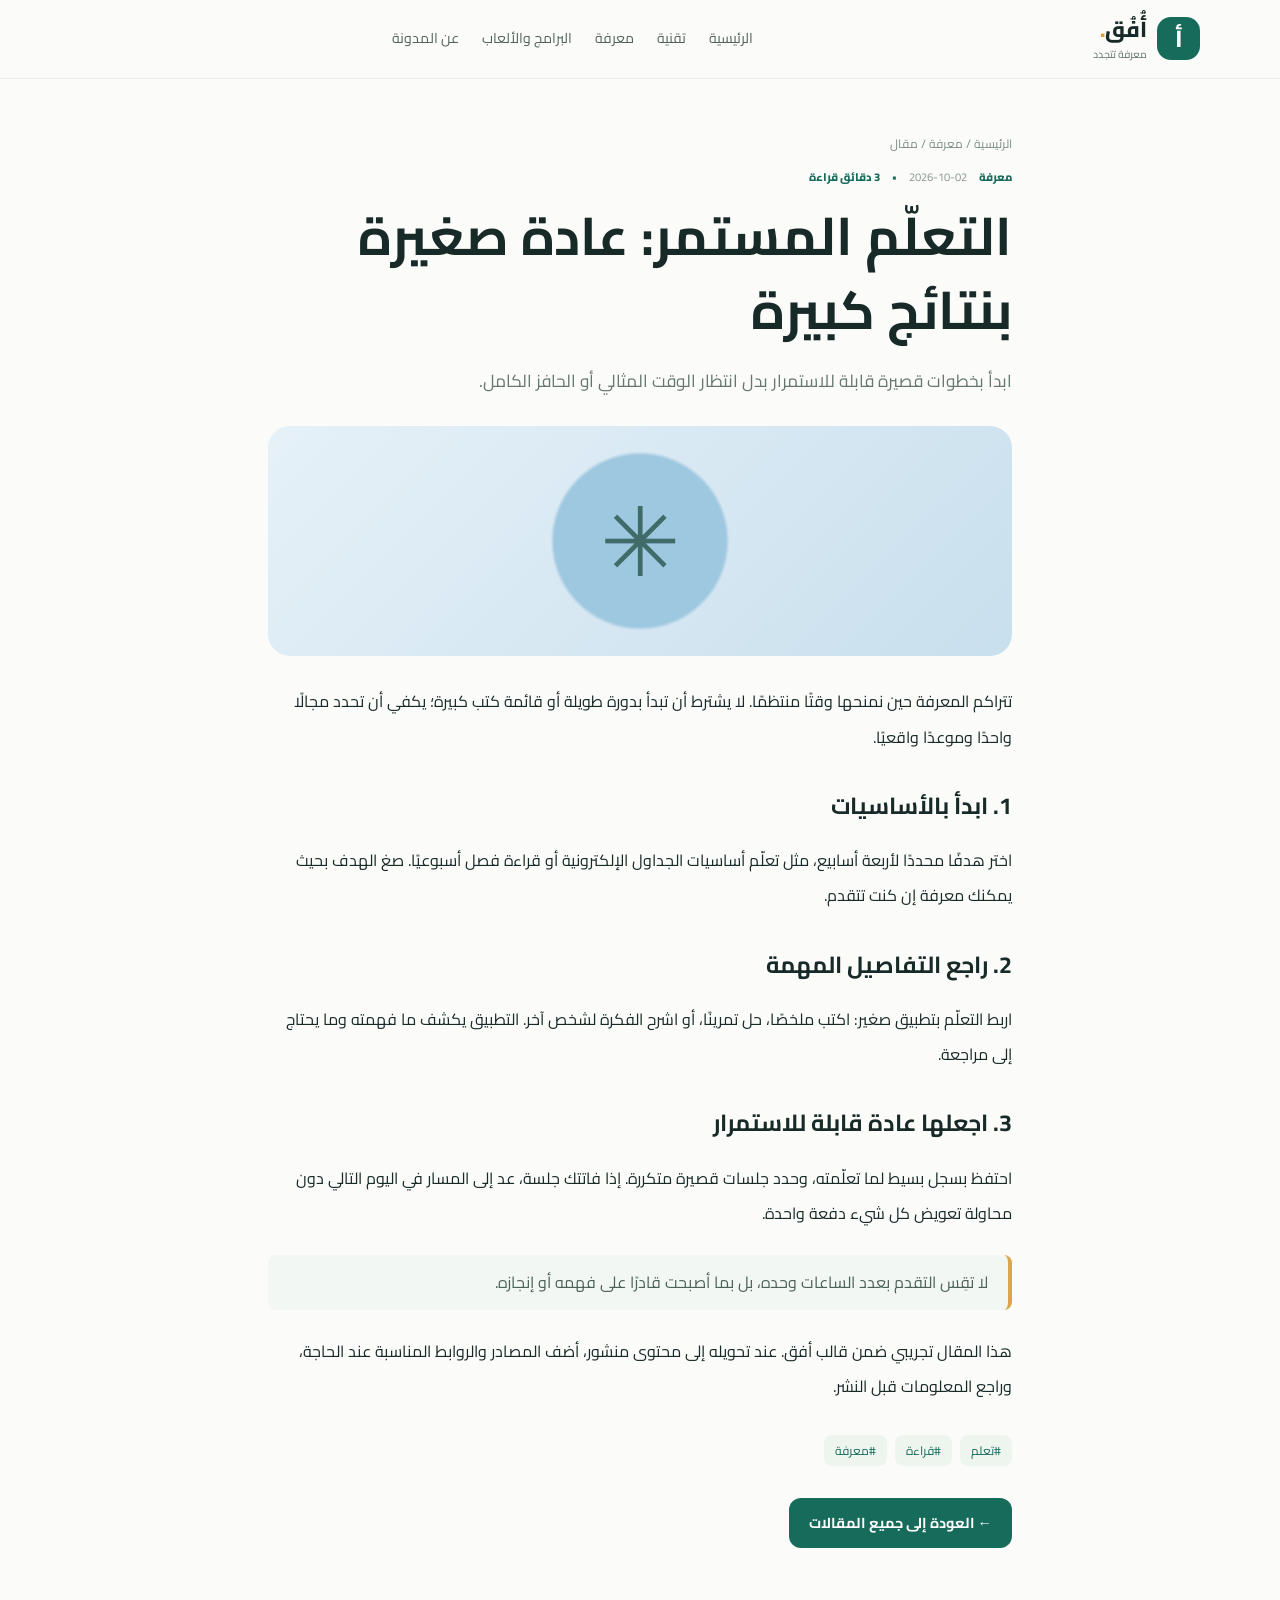
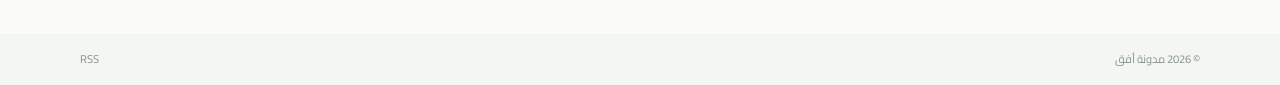
<file: article-3.html>
<!doctype html>
<html lang="ar" dir="rtl"><head><meta charset="utf-8"><meta name="viewport" content="width=device-width, initial-scale=1">
<title>التعلّم المستمر: عادة صغيرة بنتائج كبيرة | مدونة أفق</title><meta name="description" content="ابدأ بخطوات قصيرة قابلة للاستمرار بدل انتظار الوقت المثالي أو الحافز الكامل."><meta name="theme-color" content="#176b5b"><link rel="canonical" href="https://example.com/article-3.html">
<link rel="alternate" type="application/rss+xml" title="خلاصة أفق RSS" href="rss.xml"><meta property="og:type" content="article"><meta property="og:locale" content="ar_AR"><meta property="og:site_name" content="مدونة أفق"><meta property="og:title" content="التعلّم المستمر: عادة صغيرة بنتائج كبيرة"><meta property="og:description" content="ابدأ بخطوات قصيرة قابلة للاستمرار بدل انتظار الوقت المثالي أو الحافز الكامل."><meta property="og:url" content="https://example.com/article-3.html"><meta property="og:image" content="https://example.com/assets/og-cover.svg"><meta name="twitter:card" content="summary_large_image"><meta name="twitter:title" content="التعلّم المستمر: عادة صغيرة بنتائج كبيرة"><meta name="twitter:description" content="ابدأ بخطوات قصيرة قابلة للاستمرار بدل انتظار الوقت المثالي أو الحافز الكامل.">
<link rel="preconnect" href="https://fonts.googleapis.com"><link rel="preconnect" href="https://fonts.gstatic.com" crossorigin><link href="https://fonts.googleapis.com/css2?family=Cairo:wght@400;500;600;700;800&display=swap" rel="stylesheet"><link rel="stylesheet" href="styles.css"><script src="scripts.js" defer></script>
<script type="application/ld+json">{"@context":"https://schema.org","@type":"BlogPosting","headline":"التعلّم المستمر: عادة صغيرة بنتائج كبيرة","datePublished":"2026-10-02","inLanguage":"ar","description":"ابدأ بخطوات قصيرة قابلة للاستمرار بدل انتظار الوقت المثالي أو الحافز الكامل.","mainEntityOfPage":"https://example.com/article-3.html","author":{"@type":"Organization","name":"مدونة أفق"}}</script></head>
<body><a class="skip-link" href="#main">تجاوز إلى المحتوى</a><header class="site-header"><div class="container header-inner"><a class="brand" href="index.html"><span class="brand-mark">أ</span><span>أُفُق<span class="brand-dot">.</span><small>معرفة تتجدد</small></span></a><button class="menu-toggle" type="button" aria-expanded="false" aria-controls="main-nav">القائمة ☰</button><nav id="main-nav" class="main-nav" aria-label="التنقل الرئيسي"><a href="index.html">الرئيسية</a><a href="category.html?name=تقنية">تقنية</a><a href="category.html?name=معرفة">معرفة</a><a href="links.html">البرامج والألعاب</a><a href="about.html">عن المدونة</a></nav></div></header>
<main id="main"><article class="article-shell"><p class="breadcrumb"><a href="index.html">الرئيسية</a> / <a href="category.html?name=معرفة">معرفة</a> / مقال</p><header class="article-header"><div class="post-meta"><span>معرفة</span><time datetime="2026-10-02">2026-10-02</time><span>•</span><span>3 دقائق قراءة</span></div><h1>التعلّم المستمر: عادة صغيرة بنتائج كبيرة</h1><p class="article-lead">ابدأ بخطوات قصيرة قابلة للاستمرار بدل انتظار الوقت المثالي أو الحافز الكامل.</p></header><div class="article-cover image-blue" role="img" aria-label="رسم توضيحي زخرفي للمقال">✳</div><div class="article-content"><p>تتراكم المعرفة حين نمنحها وقتًا منتظمًا. لا يشترط أن تبدأ بدورة طويلة أو قائمة كتب كبيرة؛ يكفي أن تحدد مجالًا واحدًا وموعدًا واقعيًا.</p><h2>1. ابدأ بالأساسيات</h2><p>اختر هدفًا محددًا لأربعة أسابيع، مثل تعلّم أساسيات الجداول الإلكترونية أو قراءة فصل أسبوعيًا. صغ الهدف بحيث يمكنك معرفة إن كنت تتقدم.</p><h2>2. راجع التفاصيل المهمة</h2><p>اربط التعلّم بتطبيق صغير: اكتب ملخصًا، حل تمرينًا، أو اشرح الفكرة لشخص آخر. التطبيق يكشف ما فهمته وما يحتاج إلى مراجعة.</p><h2>3. اجعلها عادة قابلة للاستمرار</h2><p>احتفظ بسجل بسيط لما تعلّمته، وحدد جلسات قصيرة متكررة. إذا فاتتك جلسة، عد إلى المسار في اليوم التالي دون محاولة تعويض كل شيء دفعة واحدة.</p><blockquote>لا تقِس التقدم بعدد الساعات وحده، بل بما أصبحت قادرًا على فهمه أو إنجازه.</blockquote><p>هذا المقال تجريبي ضمن قالب أفق. عند تحويله إلى محتوى منشور، أضف المصادر والروابط المناسبة عند الحاجة، وراجع المعلومات قبل النشر.</p></div><div class="article-tags"><a href="tag.html?name=تعلم">#تعلم</a><a href="tag.html?name=قراءة">#قراءة</a><a href="tag.html?name=معرفة">#معرفة</a></div><p style="margin-top:32px"><a class="button button-primary" href="index.html">← العودة إلى جميع المقالات</a></p></article></main>
<footer class="site-footer"><div class="container footer-bottom"><span>© <span id="current-year">2026</span> مدونة أفق</span><a href="rss.xml">RSS</a></div></footer></body></html>
</file>
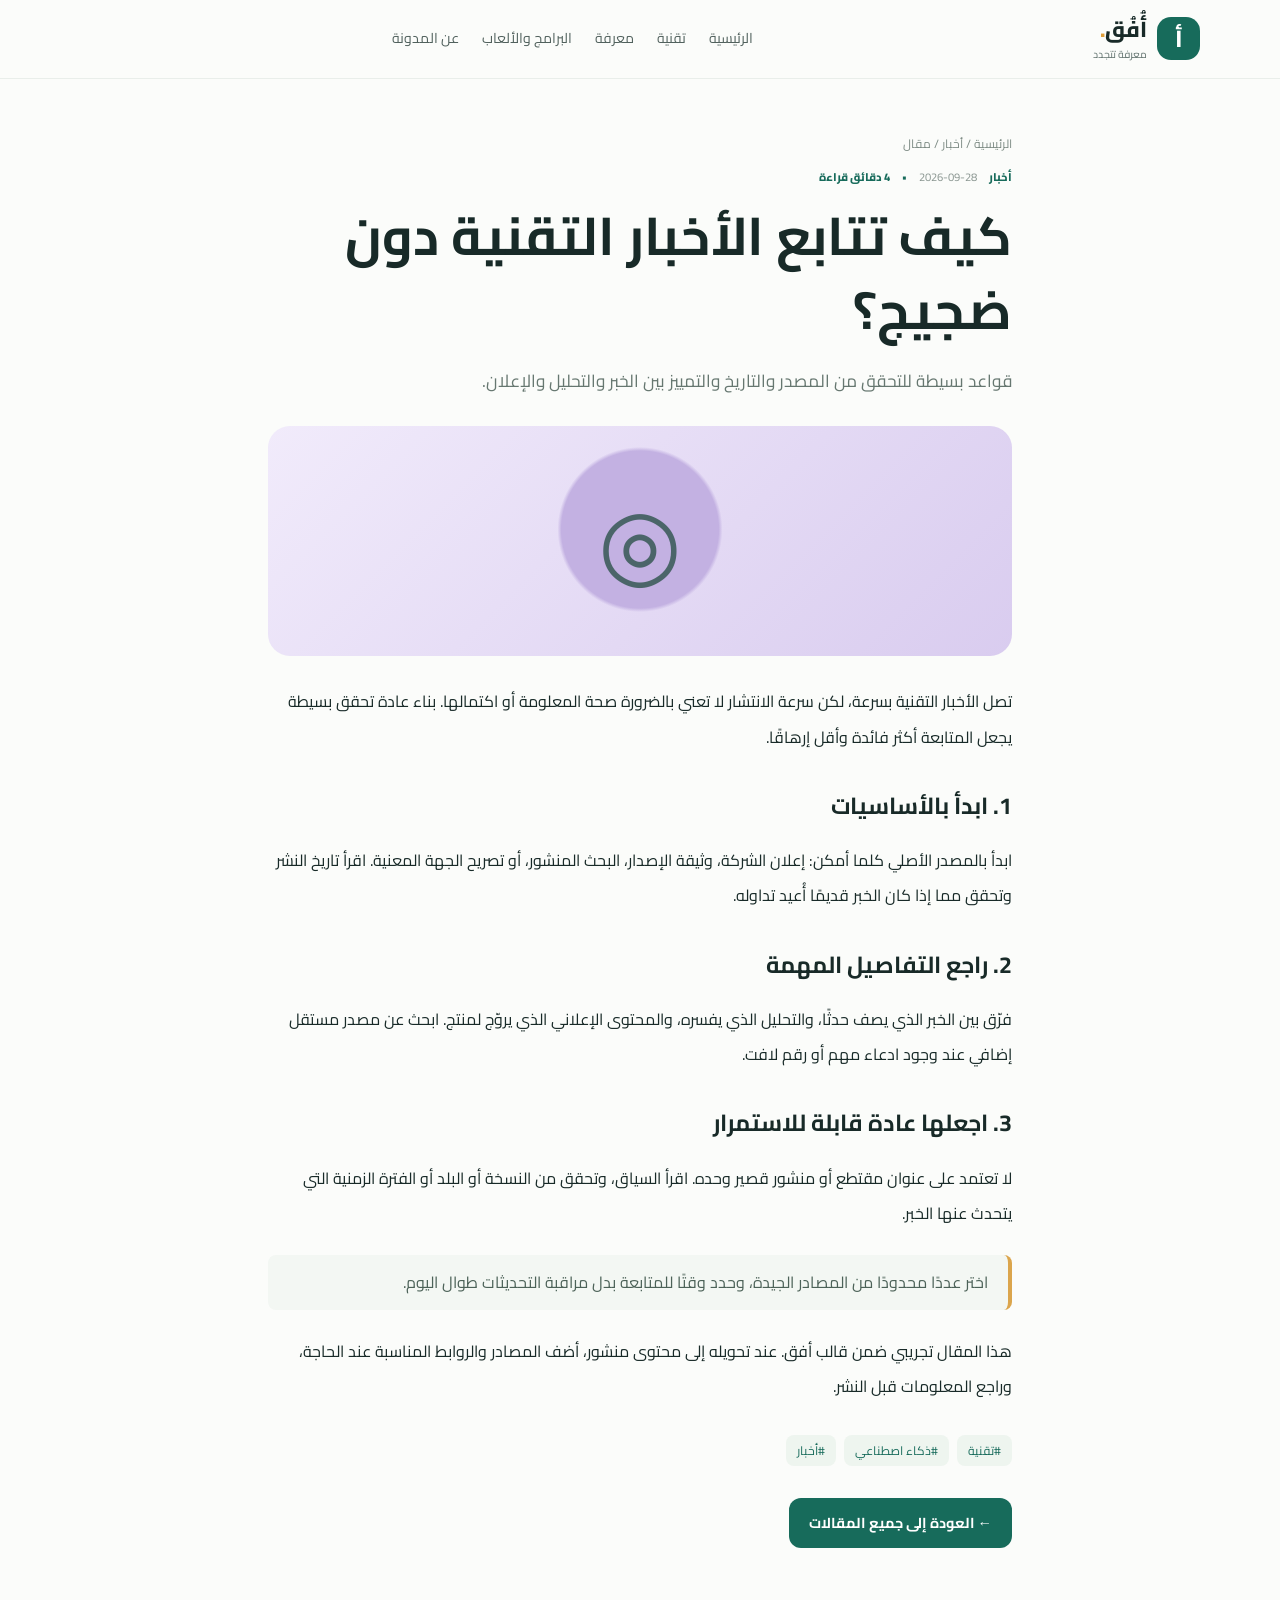
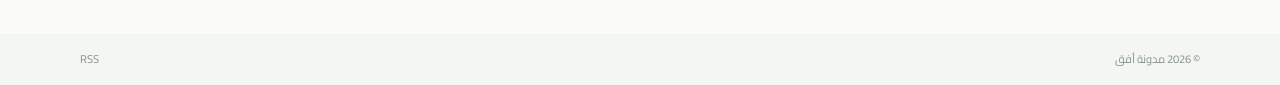
<file: article-4.html>
<!doctype html>
<html lang="ar" dir="rtl"><head><meta charset="utf-8"><meta name="viewport" content="width=device-width, initial-scale=1">
<title>كيف تتابع الأخبار التقنية دون ضجيج؟ | مدونة أفق</title><meta name="description" content="قواعد بسيطة للتحقق من المصدر والتاريخ والتمييز بين الخبر والتحليل والإعلان."><meta name="theme-color" content="#176b5b"><link rel="canonical" href="https://example.com/article-4.html">
<link rel="alternate" type="application/rss+xml" title="خلاصة أفق RSS" href="rss.xml"><meta property="og:type" content="article"><meta property="og:locale" content="ar_AR"><meta property="og:site_name" content="مدونة أفق"><meta property="og:title" content="كيف تتابع الأخبار التقنية دون ضجيج؟"><meta property="og:description" content="قواعد بسيطة للتحقق من المصدر والتاريخ والتمييز بين الخبر والتحليل والإعلان."><meta property="og:url" content="https://example.com/article-4.html"><meta property="og:image" content="https://example.com/assets/og-cover.svg"><meta name="twitter:card" content="summary_large_image"><meta name="twitter:title" content="كيف تتابع الأخبار التقنية دون ضجيج؟"><meta name="twitter:description" content="قواعد بسيطة للتحقق من المصدر والتاريخ والتمييز بين الخبر والتحليل والإعلان.">
<link rel="preconnect" href="https://fonts.googleapis.com"><link rel="preconnect" href="https://fonts.gstatic.com" crossorigin><link href="https://fonts.googleapis.com/css2?family=Cairo:wght@400;500;600;700;800&display=swap" rel="stylesheet"><link rel="stylesheet" href="styles.css"><script src="scripts.js" defer></script>
<script type="application/ld+json">{"@context":"https://schema.org","@type":"BlogPosting","headline":"كيف تتابع الأخبار التقنية دون ضجيج؟","datePublished":"2026-09-28","inLanguage":"ar","description":"قواعد بسيطة للتحقق من المصدر والتاريخ والتمييز بين الخبر والتحليل والإعلان.","mainEntityOfPage":"https://example.com/article-4.html","author":{"@type":"Organization","name":"مدونة أفق"}}</script></head>
<body><a class="skip-link" href="#main">تجاوز إلى المحتوى</a><header class="site-header"><div class="container header-inner"><a class="brand" href="index.html"><span class="brand-mark">أ</span><span>أُفُق<span class="brand-dot">.</span><small>معرفة تتجدد</small></span></a><button class="menu-toggle" type="button" aria-expanded="false" aria-controls="main-nav">القائمة ☰</button><nav id="main-nav" class="main-nav" aria-label="التنقل الرئيسي"><a href="index.html">الرئيسية</a><a href="category.html?name=تقنية">تقنية</a><a href="category.html?name=معرفة">معرفة</a><a href="links.html">البرامج والألعاب</a><a href="about.html">عن المدونة</a></nav></div></header>
<main id="main"><article class="article-shell"><p class="breadcrumb"><a href="index.html">الرئيسية</a> / <a href="category.html?name=أخبار">أخبار</a> / مقال</p><header class="article-header"><div class="post-meta"><span>أخبار</span><time datetime="2026-09-28">2026-09-28</time><span>•</span><span>4 دقائق قراءة</span></div><h1>كيف تتابع الأخبار التقنية دون ضجيج؟</h1><p class="article-lead">قواعد بسيطة للتحقق من المصدر والتاريخ والتمييز بين الخبر والتحليل والإعلان.</p></header><div class="article-cover image-lilac" role="img" aria-label="رسم توضيحي زخرفي للمقال">◎</div><div class="article-content"><p>تصل الأخبار التقنية بسرعة، لكن سرعة الانتشار لا تعني بالضرورة صحة المعلومة أو اكتمالها. بناء عادة تحقق بسيطة يجعل المتابعة أكثر فائدة وأقل إرهاقًا.</p><h2>1. ابدأ بالأساسيات</h2><p>ابدأ بالمصدر الأصلي كلما أمكن: إعلان الشركة، وثيقة الإصدار، البحث المنشور، أو تصريح الجهة المعنية. اقرأ تاريخ النشر وتحقق مما إذا كان الخبر قديمًا أُعيد تداوله.</p><h2>2. راجع التفاصيل المهمة</h2><p>فرّق بين الخبر الذي يصف حدثًا، والتحليل الذي يفسره، والمحتوى الإعلاني الذي يروّج لمنتج. ابحث عن مصدر مستقل إضافي عند وجود ادعاء مهم أو رقم لافت.</p><h2>3. اجعلها عادة قابلة للاستمرار</h2><p>لا تعتمد على عنوان مقتطع أو منشور قصير وحده. اقرأ السياق، وتحقق من النسخة أو البلد أو الفترة الزمنية التي يتحدث عنها الخبر.</p><blockquote>اختر عددًا محدودًا من المصادر الجيدة، وحدد وقتًا للمتابعة بدل مراقبة التحديثات طوال اليوم.</blockquote><p>هذا المقال تجريبي ضمن قالب أفق. عند تحويله إلى محتوى منشور، أضف المصادر والروابط المناسبة عند الحاجة، وراجع المعلومات قبل النشر.</p></div><div class="article-tags"><a href="tag.html?name=تقنية">#تقنية</a><a href="tag.html?name=ذكاء اصطناعي">#ذكاء اصطناعي</a><a href="tag.html?name=أخبار">#أخبار</a></div><p style="margin-top:32px"><a class="button button-primary" href="index.html">← العودة إلى جميع المقالات</a></p></article></main>
<footer class="site-footer"><div class="container footer-bottom"><span>© <span id="current-year">2026</span> مدونة أفق</span><a href="rss.xml">RSS</a></div></footer></body></html>
</file>
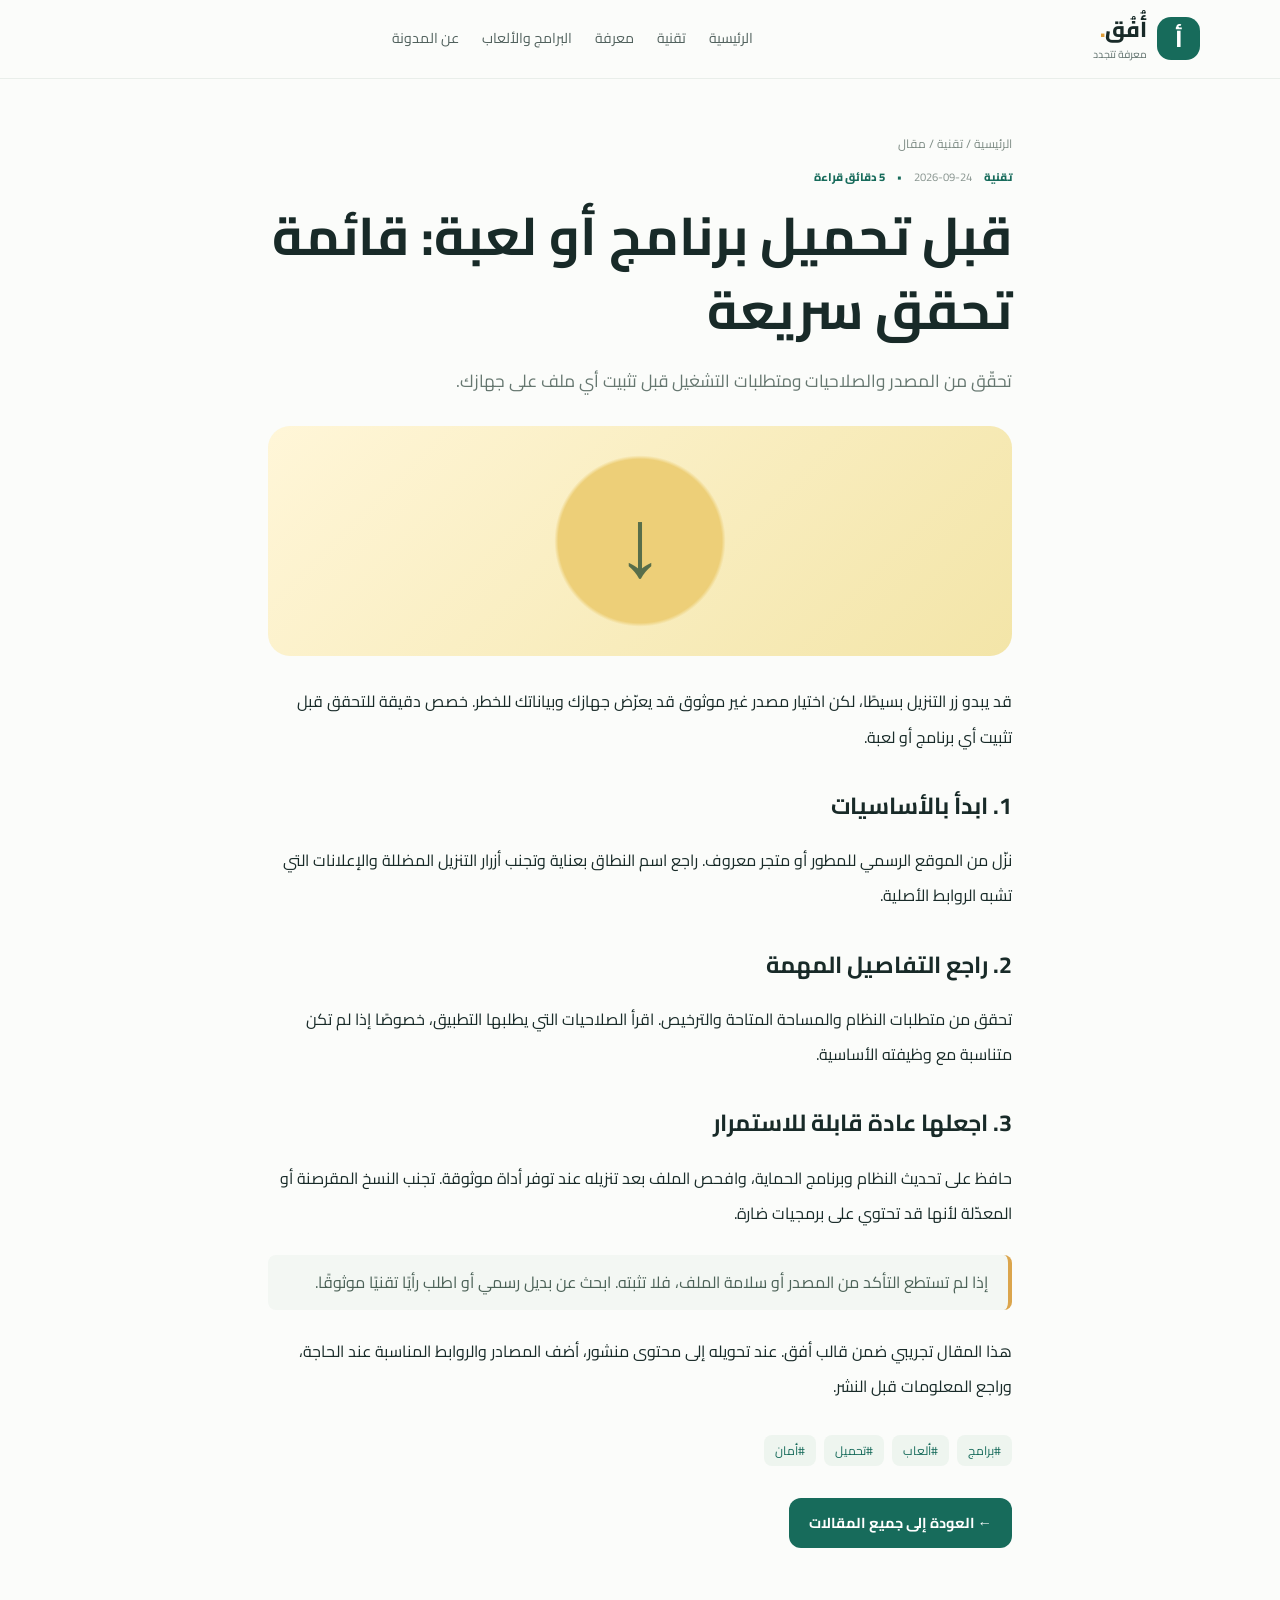
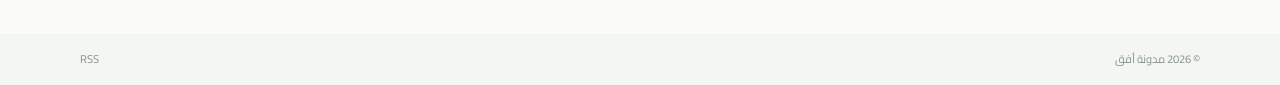
<file: article-5.html>
<!doctype html>
<html lang="ar" dir="rtl"><head><meta charset="utf-8"><meta name="viewport" content="width=device-width, initial-scale=1">
<title>قبل تحميل برنامج أو لعبة: قائمة تحقق سريعة | مدونة أفق</title><meta name="description" content="تحقّق من المصدر والصلاحيات ومتطلبات التشغيل قبل تثبيت أي ملف على جهازك."><meta name="theme-color" content="#176b5b"><link rel="canonical" href="https://example.com/article-5.html">
<link rel="alternate" type="application/rss+xml" title="خلاصة أفق RSS" href="rss.xml"><meta property="og:type" content="article"><meta property="og:locale" content="ar_AR"><meta property="og:site_name" content="مدونة أفق"><meta property="og:title" content="قبل تحميل برنامج أو لعبة: قائمة تحقق سريعة"><meta property="og:description" content="تحقّق من المصدر والصلاحيات ومتطلبات التشغيل قبل تثبيت أي ملف على جهازك."><meta property="og:url" content="https://example.com/article-5.html"><meta property="og:image" content="https://example.com/assets/og-cover.svg"><meta name="twitter:card" content="summary_large_image"><meta name="twitter:title" content="قبل تحميل برنامج أو لعبة: قائمة تحقق سريعة"><meta name="twitter:description" content="تحقّق من المصدر والصلاحيات ومتطلبات التشغيل قبل تثبيت أي ملف على جهازك.">
<link rel="preconnect" href="https://fonts.googleapis.com"><link rel="preconnect" href="https://fonts.gstatic.com" crossorigin><link href="https://fonts.googleapis.com/css2?family=Cairo:wght@400;500;600;700;800&display=swap" rel="stylesheet"><link rel="stylesheet" href="styles.css"><script src="scripts.js" defer></script>
<script type="application/ld+json">{"@context":"https://schema.org","@type":"BlogPosting","headline":"قبل تحميل برنامج أو لعبة: قائمة تحقق سريعة","datePublished":"2026-09-24","inLanguage":"ar","description":"تحقّق من المصدر والصلاحيات ومتطلبات التشغيل قبل تثبيت أي ملف على جهازك.","mainEntityOfPage":"https://example.com/article-5.html","author":{"@type":"Organization","name":"مدونة أفق"}}</script></head>
<body><a class="skip-link" href="#main">تجاوز إلى المحتوى</a><header class="site-header"><div class="container header-inner"><a class="brand" href="index.html"><span class="brand-mark">أ</span><span>أُفُق<span class="brand-dot">.</span><small>معرفة تتجدد</small></span></a><button class="menu-toggle" type="button" aria-expanded="false" aria-controls="main-nav">القائمة ☰</button><nav id="main-nav" class="main-nav" aria-label="التنقل الرئيسي"><a href="index.html">الرئيسية</a><a href="category.html?name=تقنية">تقنية</a><a href="category.html?name=معرفة">معرفة</a><a href="links.html">البرامج والألعاب</a><a href="about.html">عن المدونة</a></nav></div></header>
<main id="main"><article class="article-shell"><p class="breadcrumb"><a href="index.html">الرئيسية</a> / <a href="category.html?name=تقنية">تقنية</a> / مقال</p><header class="article-header"><div class="post-meta"><span>تقنية</span><time datetime="2026-09-24">2026-09-24</time><span>•</span><span>5 دقائق قراءة</span></div><h1>قبل تحميل برنامج أو لعبة: قائمة تحقق سريعة</h1><p class="article-lead">تحقّق من المصدر والصلاحيات ومتطلبات التشغيل قبل تثبيت أي ملف على جهازك.</p></header><div class="article-cover image-yellow" role="img" aria-label="رسم توضيحي زخرفي للمقال">↓</div><div class="article-content"><p>قد يبدو زر التنزيل بسيطًا، لكن اختيار مصدر غير موثوق قد يعرّض جهازك وبياناتك للخطر. خصص دقيقة للتحقق قبل تثبيت أي برنامج أو لعبة.</p><h2>1. ابدأ بالأساسيات</h2><p>نزّل من الموقع الرسمي للمطور أو متجر معروف. راجع اسم النطاق بعناية وتجنب أزرار التنزيل المضللة والإعلانات التي تشبه الروابط الأصلية.</p><h2>2. راجع التفاصيل المهمة</h2><p>تحقق من متطلبات النظام والمساحة المتاحة والترخيص. اقرأ الصلاحيات التي يطلبها التطبيق، خصوصًا إذا لم تكن متناسبة مع وظيفته الأساسية.</p><h2>3. اجعلها عادة قابلة للاستمرار</h2><p>حافظ على تحديث النظام وبرنامج الحماية، وافحص الملف بعد تنزيله عند توفر أداة موثوقة. تجنب النسخ المقرصنة أو المعدّلة لأنها قد تحتوي على برمجيات ضارة.</p><blockquote>إذا لم تستطع التأكد من المصدر أو سلامة الملف، فلا تثبته. ابحث عن بديل رسمي أو اطلب رأيًا تقنيًا موثوقًا.</blockquote><p>هذا المقال تجريبي ضمن قالب أفق. عند تحويله إلى محتوى منشور، أضف المصادر والروابط المناسبة عند الحاجة، وراجع المعلومات قبل النشر.</p></div><div class="article-tags"><a href="tag.html?name=برامج">#برامج</a><a href="tag.html?name=ألعاب">#ألعاب</a><a href="tag.html?name=تحميل">#تحميل</a><a href="tag.html?name=أمان">#أمان</a></div><p style="margin-top:32px"><a class="button button-primary" href="index.html">← العودة إلى جميع المقالات</a></p></article></main>
<footer class="site-footer"><div class="container footer-bottom"><span>© <span id="current-year">2026</span> مدونة أفق</span><a href="rss.xml">RSS</a></div></footer></body></html>
</file>
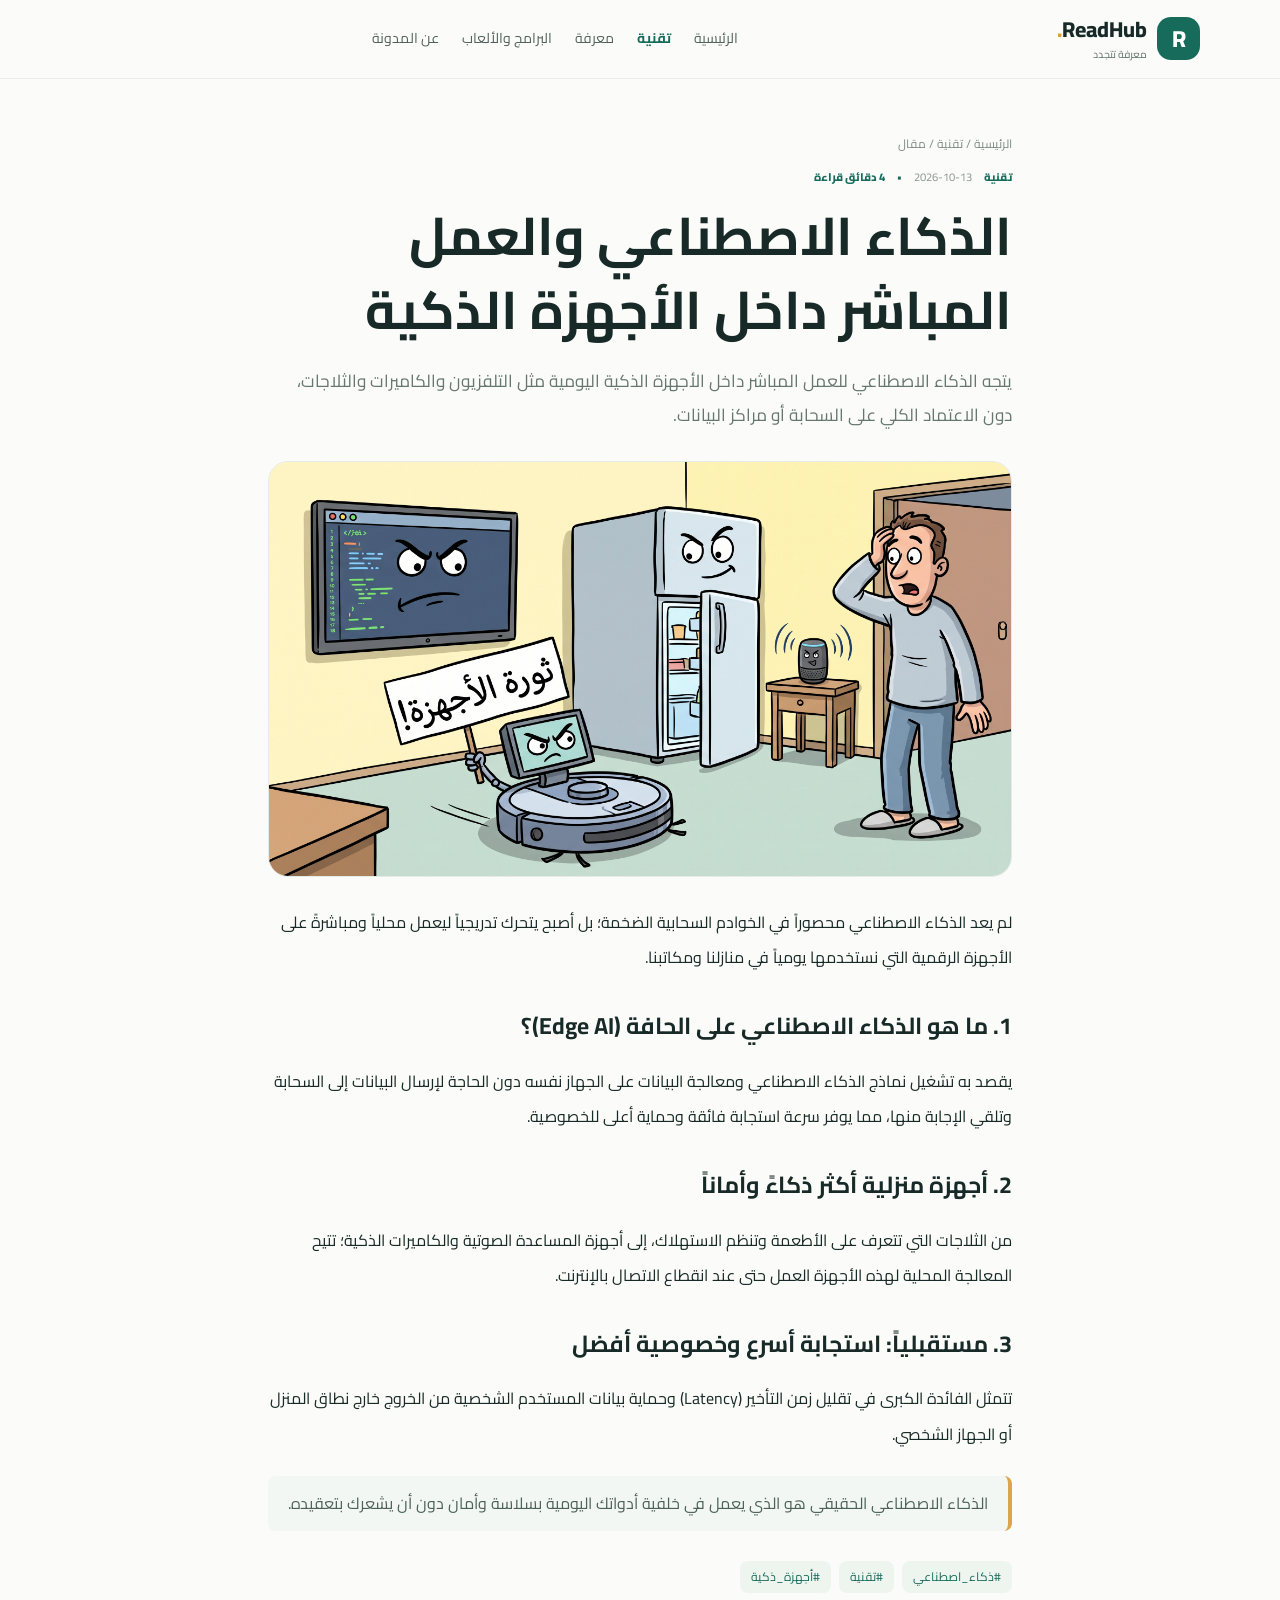
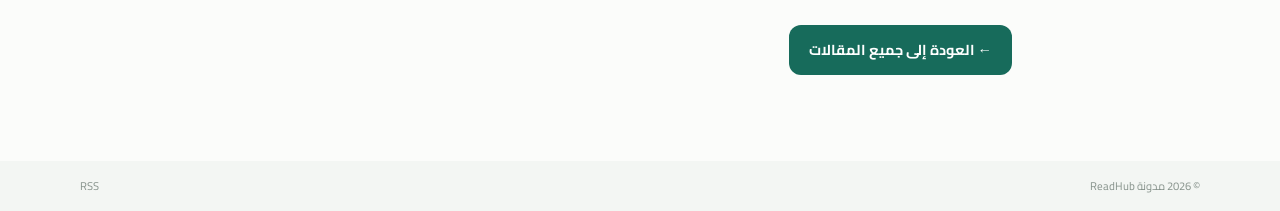
<file: article-6.html>
<!doctype html>
<html lang="ar" dir="rtl">
<head>
  <meta charset="utf-8">
  <meta name="viewport" content="width=device-width, initial-scale=1">
  <title>الذكاء الاصطناعي والعمل المباشر داخل الأجهزة الذكية | ReadHub</title>
  <meta name="description" content="يتجه الذكاء الاصطناعي للعمل المباشر داخل الأجهزة الذكية اليومية مثل التلفزيون والكاميرات والثلاجات، دون الاعتماد على السحابة أو مراكز البيانات.">
  <meta name="theme-color" content="#176b5b">
  <link rel="canonical" href="https://samirnoor27.github.io/readhub/article-6.html">
  <link rel="alternate" type="application/rss+xml" title="خلاصة ReadHub RSS" href="rss.xml">
  
  <!-- Open Graph / Social Media -->
  <meta property="og:type" content="article">
  <meta property="og:locale" content="ar_AR">
  <meta property="og:site_name" content="ReadHub">
  <meta property="og:title" content="الذكاء الاصطناعي والعمل المباشر داخل الأجهزة الذكية">
  <meta property="og:description" content="يتجه الذكاء الاصطناعي للعمل المباشر داخل الأجهزة الذكية اليومية مثل التلفزيون والكاميرات والثلاجات.">
  <meta property="og:url" content="https://samirnoor27.github.io/readhub/article-6.html">
  <meta property="og:image" content="https://samirnoor27.github.io/readhub/assets/ai-devices.jpg">
  
  <!-- Twitter Cards -->
  <meta name="twitter:card" content="summary_large_image">
  <meta name="twitter:title" content="الذكاء الاصطناعي والعمل المباشر داخل الأجهزة الذكية">
  <meta name="twitter:description" content="يتجه الذكاء الاصطناعي للعمل المباشر داخل الأجهزة الذكية اليومية.">
  <meta name="twitter:image" content="https://samirnoor27.github.io/readhub/assets/ai-devices.jpg">
  
  <!-- Fonts & Styles -->
  <link rel="preconnect" href="https://fonts.googleapis.com">
  <link rel="preconnect" href="https://fonts.gstatic.com" crossorigin>
  <link href="https://fonts.googleapis.com/css2?family=Cairo:wght@400;500;600;700;800&display=swap" rel="stylesheet">
  <link rel="stylesheet" href="styles.css">
  <script src="scripts.js" defer></script>
  
  <!-- Structured Data JSON-LD -->
  <script type="application/ld+json">
  {
    "@context": "https://schema.org",
    "@type": "BlogPosting",
    "headline": "الذكاء الاصطناعي والعمل المباشر داخل الأجهزة الذكية",
    "datePublished": "2026-10-13",
    "inLanguage": "ar",
    "description": "يتجه الذكاء الاصطناعي للعمل المباشر داخل الأجهزة الذكية اليومية دون الاعتماد الكلي على السحابة.",
    "mainEntityOfPage": "https://samirnoor27.github.io/readhub/article-6.html",
    "author": {
      "@type": "Organization",
      "name": "ReadHub"
    }
  }
  </script>
</head>
<body>
  <a class="skip-link" href="#main">تجاوز إلى المحتوى</a>
  
  <!-- الهيدر الرئيسي -->
  <header class="site-header">
    <div class="container header-inner">
      <a class="brand" href="index.html">
        <span class="brand-mark">R</span>
        <span>ReadHub<span class="brand-dot">.</span><small>معرفة تتجدد</small></span>
      </a>
      <button class="menu-toggle" type="button" aria-expanded="false" aria-controls="main-nav">القائمة ☰</button>
      <nav id="main-nav" class="main-nav" aria-label="التنقل الرئيسي">
        <a href="index.html">الرئيسية</a>
        <a class="active" href="category.html?name=تقنية">تقنية</a>
        <a href="category.html?name=معرفة">معرفة</a>
        <a href="links.html">البرامج والألعاب</a>
        <a href="about.html">عن المدونة</a>
      </nav>
    </div>
  </header>

  <!-- محتوى المقال -->
  <main id="main">
    <article class="article-shell">
      <p class="breadcrumb">
        <a href="index.html">الرئيسية</a> / <a href="category.html?name=تقنية">تقنية</a> / مقال
      </p>
      
      <header class="article-header">
        <div class="post-meta">
          <span>تقنية</span>
          <time datetime="2026-10-13">2026-10-13</time>
          <span>•</span>
          <span>4 دقائق قراءة</span>
        </div>
        <h1>الذكاء الاصطناعي والعمل المباشر داخل الأجهزة الذكية</h1>
        <p class="article-lead">يتجه الذكاء الاصطناعي للعمل المباشر داخل الأجهزة الذكية اليومية مثل التلفزيون والكاميرات والثلاجات، دون الاعتماد الكلي على السحابة أو مراكز البيانات.</p>
      </header>

      <!-- صورة غلاف المقال -->
      <div class="article-cover-box" style="margin: 28px 0; border-radius: 20px; overflow: hidden; border: 1px solid var(--line);">
        <img src="assets/ai-devices.jpg" alt="ثورة الأجهزة والذكاء الاصطناعي المباشر" style="width: 100%; height: auto; display: block; object-fit: cover;">
      </div>

      <div class="article-content">
        <p>لم يعد الذكاء الاصطناعي محصوراً في الخوادم السحابية الضخمة؛ بل أصبح يتحرك تدريجياً ليعمل محلياً ومباشرةً على الأجهزة الرقمية التي نستخدمها يومياً في منازلنا ومكاتبنا.</p>

        <h2>1. ما هو الذكاء الاصطناعي على الحافة (Edge AI)؟</h2>
        <p>يقصد به تشغيل نماذج الذكاء الاصطناعي ومعالجة البيانات على الجهاز نفسه دون الحاجة لإرسال البيانات إلى السحابة وتلقي الإجابة منها، مما يوفر سرعة استجابة فائقة وحماية أعلى للخصوصية.</p>

        <h2>2. أجهزة منزلية أكثر ذكاءً وأماناً</h2>
        <p>من الثلاجات التي تتعرف على الأطعمة وتنظم الاستهلاك، إلى أجهزة المساعدة الصوتية والكاميرات الذكية؛ تتيح المعالجة المحلية لهذه الأجهزة العمل حتى عند انقطاع الاتصال بالإنترنت.</p>

        <h2>3. مستقبلياً: استجابة أسرع وخصوصية أفضل</h2>
        <p>تتمثل الفائدة الكبرى في تقليل زمن التأخير (Latency) وحماية بيانات المستخدم الشخصية من الخروج خارج نطاق المنزل أو الجهاز الشخصي.</p>

        <blockquote>الذكاء الاصطناعي الحقيقي هو الذي يعمل في خلفية أدواتك اليومية بسلاسة وأمان دون أن يشعرك بتعقيده.</blockquote>
      </div>

      <!-- الوسوم -->
      <div class="article-tags">
        <a href="tag.html?name=ذكاء اصطناعي">#ذكاء_اصطناعي</a>
        <a href="tag.html?name=تقنية">#تقنية</a>
        <a href="tag.html?name=أجهزة ذكية">#أجهزة_ذكية</a>
      </div>

      <p style="margin-top: 32px;">
        <a class="button button-primary" href="index.html">← العودة إلى جميع المقالات</a>
      </p>
    </article>
  </main>

  <!-- الفوتر -->
  <footer class="site-footer">
    <div class="container footer-bottom">
      <span>© <span id="current-year">2026</span> مدونة ReadHub</span>
      <a href="rss.xml">RSS</a>
    </div>
  </footer>
</body>
</html>
</file>
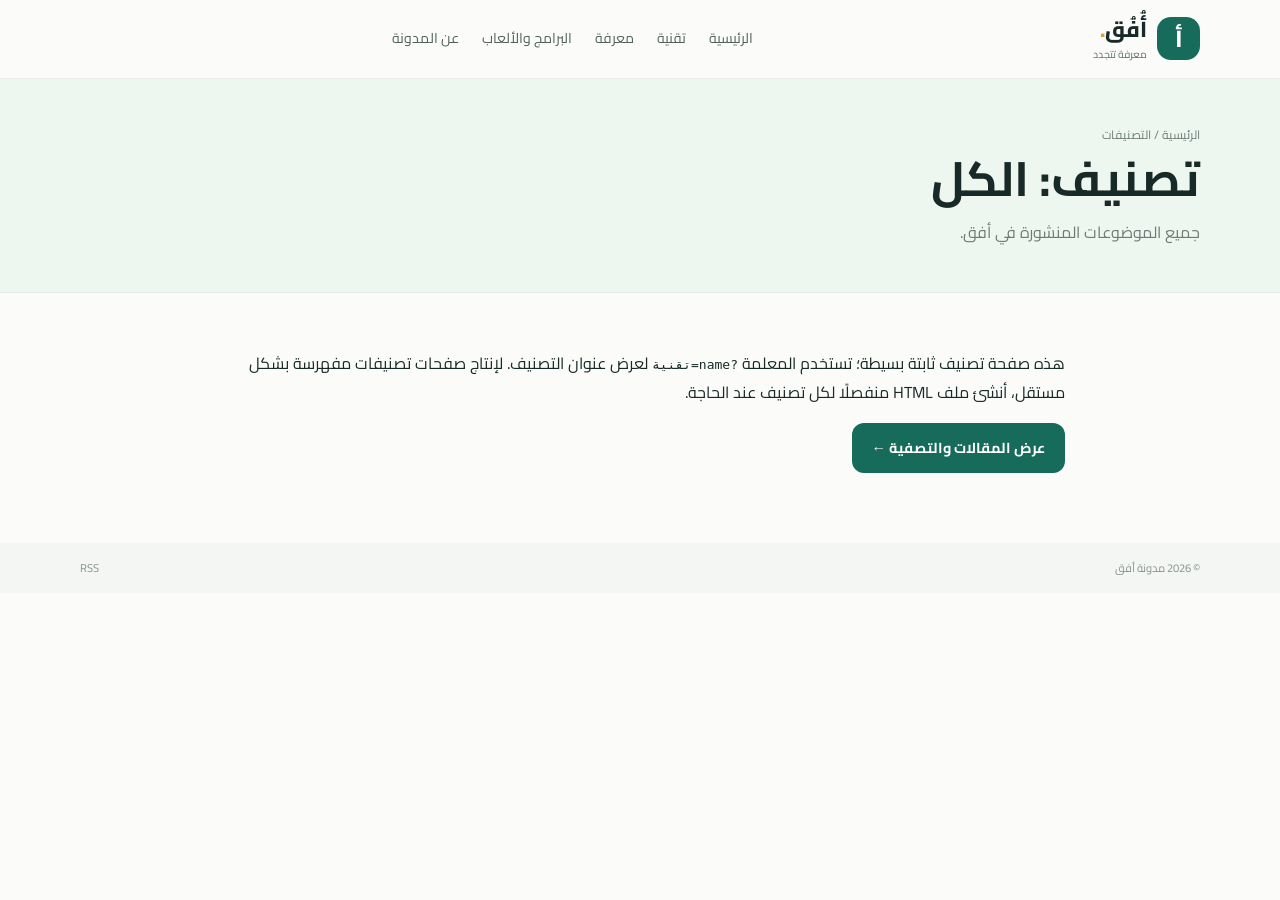
<file: category.html>
<!doctype html>
<html lang="ar" dir="rtl"><head><meta charset="utf-8"><meta name="viewport" content="width=device-width, initial-scale=1"><title>التصنيف | مدونة أفق</title><meta name="description" content="تصفّح مقالات مدونة أفق بحسب التصنيف."><link rel="canonical" href="https://example.com/category.html"><link rel="alternate" type="application/rss+xml" title="RSS" href="rss.xml"><link rel="preconnect" href="https://fonts.googleapis.com"><link rel="preconnect" href="https://fonts.gstatic.com" crossorigin><link href="https://fonts.googleapis.com/css2?family=Cairo:wght@400;500;600;700;800&display=swap" rel="stylesheet"><link rel="stylesheet" href="styles.css"><script src="scripts.js" defer></script></head>
<body><a class="skip-link" href="#main">تجاوز إلى المحتوى</a><header class="site-header"><div class="container header-inner"><a class="brand" href="index.html"><span class="brand-mark">أ</span><span>أُفُق<span class="brand-dot">.</span><small>معرفة تتجدد</small></span></a><button class="menu-toggle" type="button" aria-expanded="false" aria-controls="main-nav">القائمة ☰</button><nav id="main-nav" class="main-nav" aria-label="التنقل الرئيسي"><a href="index.html">الرئيسية</a><a href="category.html?name=تقنية">تقنية</a><a href="category.html?name=معرفة">معرفة</a><a href="links.html">البرامج والألعاب</a><a href="about.html">عن المدونة</a></nav></div></header>
<main id="main"><section class="inner-hero"><div class="container"><p class="breadcrumb"><a href="index.html">الرئيسية</a> / التصنيفات</p><h1 id="category-title">تصفّح التصنيف</h1><p id="category-description">اختَر تصنيفًا من الصفحة الرئيسية أو عد إلى جميع المقالات.</p></div></section><section class="container page-content"><p>هذه صفحة تصنيف ثابتة بسيطة؛ تستخدم المعلمة <code>?name=تقنية</code> لعرض عنوان التصنيف. لإنتاج صفحات تصنيفات مفهرسة بشكل مستقل، أنشئ ملف HTML منفصلًا لكل تصنيف عند الحاجة.</p><a class="button button-primary" href="index.html#latest">عرض المقالات والتصفية ←</a></section></main><footer class="site-footer"><div class="container footer-bottom"><span>© <span id="current-year">2026</span> مدونة أفق</span><a href="rss.xml">RSS</a></div></footer><script>
/* عرض اسم التصنيف من عنوان URL، مع نص افتراضي آمن. */
const categoryName = new URLSearchParams(location.search).get("name") || "الكل";
document.querySelector("#category-title").textContent = "تصنيف: " + categoryName;
document.querySelector("#category-description").textContent = categoryName === "الكل" ? "جميع الموضوعات المنشورة في أفق." : "مقالات وموضوعات مرتبطة بتصنيف " + categoryName + ".";
</script></body></html>
</file>
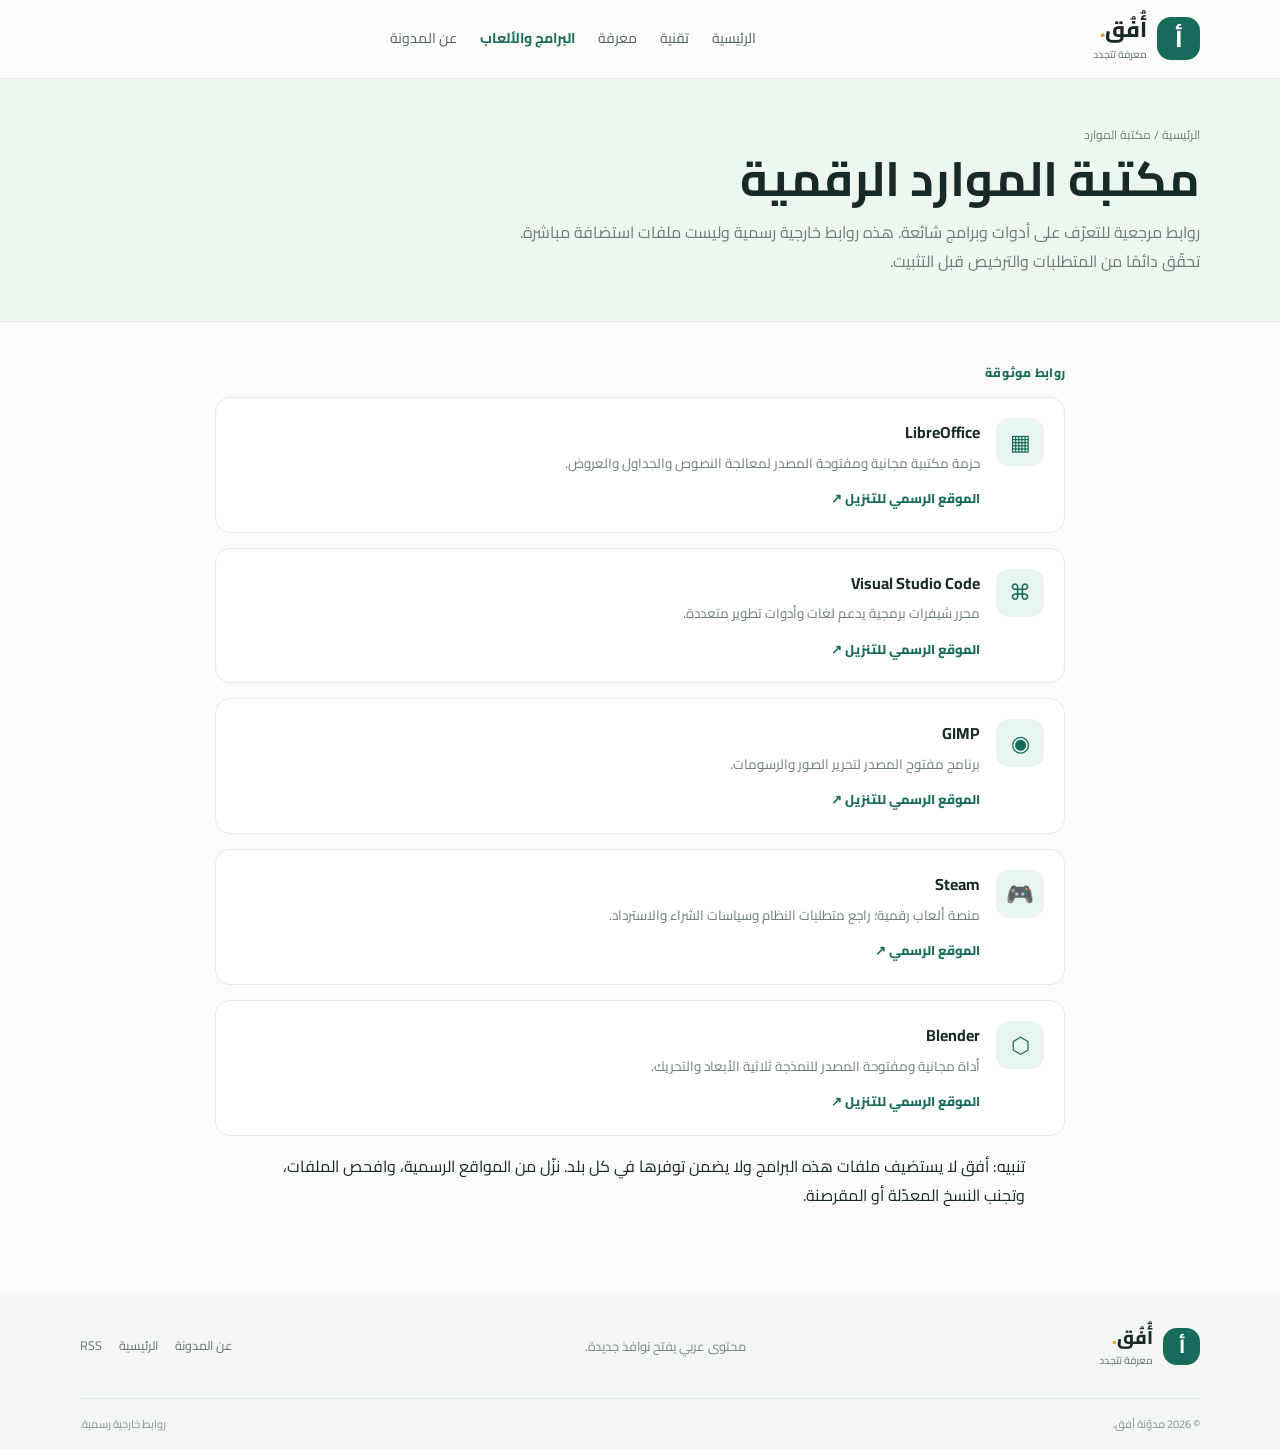
<file: links.html>
<!doctype html>
<html lang="ar" dir="rtl">
<head>
<meta charset="utf-8"><meta name="viewport" content="width=device-width, initial-scale=1">
<title>البرامج والألعاب والموارد | مدونة أفق</title>
<meta name="description" content="مكتبة موارد رقمية وروابط رسمية للبرامج والألعاب. تحقّق من المصدر قبل التنزيل.">
<meta name="theme-color" content="#176b5b"><link rel="canonical" href="https://example.com/links.html">
<link rel="alternate" type="application/rss+xml" title="RSS" href="rss.xml">
<link rel="preconnect" href="https://fonts.googleapis.com"><link rel="preconnect" href="https://fonts.gstatic.com" crossorigin>
<link href="https://fonts.googleapis.com/css2?family=Cairo:wght@400;500;600;700;800&display=swap" rel="stylesheet"><link rel="stylesheet" href="styles.css"><script src="scripts.js" defer></script>
<meta property="og:type" content="website"><meta property="og:title" content="مكتبة الموارد | أفق"><meta property="og:description" content="روابط رسمية وبرامج وألعاب وموارد رقمية.">
</head>
<body><a class="skip-link" href="#main">تجاوز إلى المحتوى</a>
<header class="site-header"><div class="container header-inner"><a class="brand" href="index.html"><span class="brand-mark">أ</span><span>أُفُق<span class="brand-dot">.</span><small>معرفة تتجدد</small></span></a><button class="menu-toggle" type="button" aria-expanded="false" aria-controls="main-nav">القائمة ☰</button><nav id="main-nav" class="main-nav" aria-label="التنقل الرئيسي"><a href="index.html">الرئيسية</a><a href="category.html?name=تقنية">تقنية</a><a href="category.html?name=معرفة">معرفة</a><a class="active" href="links.html">البرامج والألعاب</a><a href="about.html">عن المدونة</a></nav></div></header>
<main id="main"><section class="inner-hero"><div class="container"><p class="breadcrumb"><a href="index.html">الرئيسية</a> / مكتبة الموارد</p><h1>مكتبة الموارد الرقمية</h1><p>روابط مرجعية للتعرّف على أدوات وبرامج شائعة. هذه روابط خارجية رسمية وليست ملفات استضافة مباشرة. تحقّق دائمًا من المتطلبات والترخيص قبل التثبيت.</p></div></section>
<section class="container page-content"><p class="eyebrow">روابط موثوقة</p><div class="resource-list">
<article class="resource-item"><span class="resource-icon" aria-hidden="true">▦</span><div><h2>LibreOffice</h2><p>حزمة مكتبية مجانية ومفتوحة المصدر لمعالجة النصوص والجداول والعروض.</p><a href="https://www.libreoffice.org/download/download-libreoffice/" target="_blank" rel="noopener noreferrer">الموقع الرسمي للتنزيل ↗</a></div></article>
<article class="resource-item"><span class="resource-icon" aria-hidden="true">⌘</span><div><h2>Visual Studio Code</h2><p>محرر شيفرات برمجية يدعم لغات وأدوات تطوير متعددة.</p><a href="https://code.visualstudio.com/Download" target="_blank" rel="noopener noreferrer">الموقع الرسمي للتنزيل ↗</a></div></article>
<article class="resource-item"><span class="resource-icon" aria-hidden="true">◉</span><div><h2>GIMP</h2><p>برنامج مفتوح المصدر لتحرير الصور والرسومات.</p><a href="https://www.gimp.org/downloads/" target="_blank" rel="noopener noreferrer">الموقع الرسمي للتنزيل ↗</a></div></article>
<article class="resource-item"><span class="resource-icon" aria-hidden="true">🎮</span><div><h2>Steam</h2><p>منصة ألعاب رقمية؛ راجع متطلبات النظام وسياسات الشراء والاسترداد.</p><a href="https://store.steampowered.com/about/" target="_blank" rel="noopener noreferrer">الموقع الرسمي ↗</a></div></article>
<article class="resource-item"><span class="resource-icon" aria-hidden="true">⬡</span><div><h2>Blender</h2><p>أداة مجانية ومفتوحة المصدر للنمذجة ثلاثية الأبعاد والتحريك.</p><a href="https://www.blender.org/download/" target="_blank" rel="noopener noreferrer">الموقع الرسمي للتنزيل ↗</a></div></article>
</div><blockquote>تنبيه: أفق لا يستضيف ملفات هذه البرامج ولا يضمن توفرها في كل بلد. نزّل من المواقع الرسمية، وافحص الملفات، وتجنب النسخ المعدّلة أو المقرصنة.</blockquote></section></main>
<footer class="site-footer"><div class="container footer-top"><a class="brand brand-footer" href="index.html"><span class="brand-mark">أ</span><span>أُفُق<span class="brand-dot">.</span><small>معرفة تتجدد</small></span></a><p>محتوى عربي يفتح نوافذ جديدة.</p><nav aria-label="روابط التذييل"><a href="about.html">عن المدونة</a><a href="index.html">الرئيسية</a><a href="rss.xml">RSS</a></nav></div><div class="container footer-bottom"><span>© <span id="current-year">2026</span> مدوّنة أفق.</span><span>روابط خارجية رسمية.</span></div></footer></body></html>
</file>
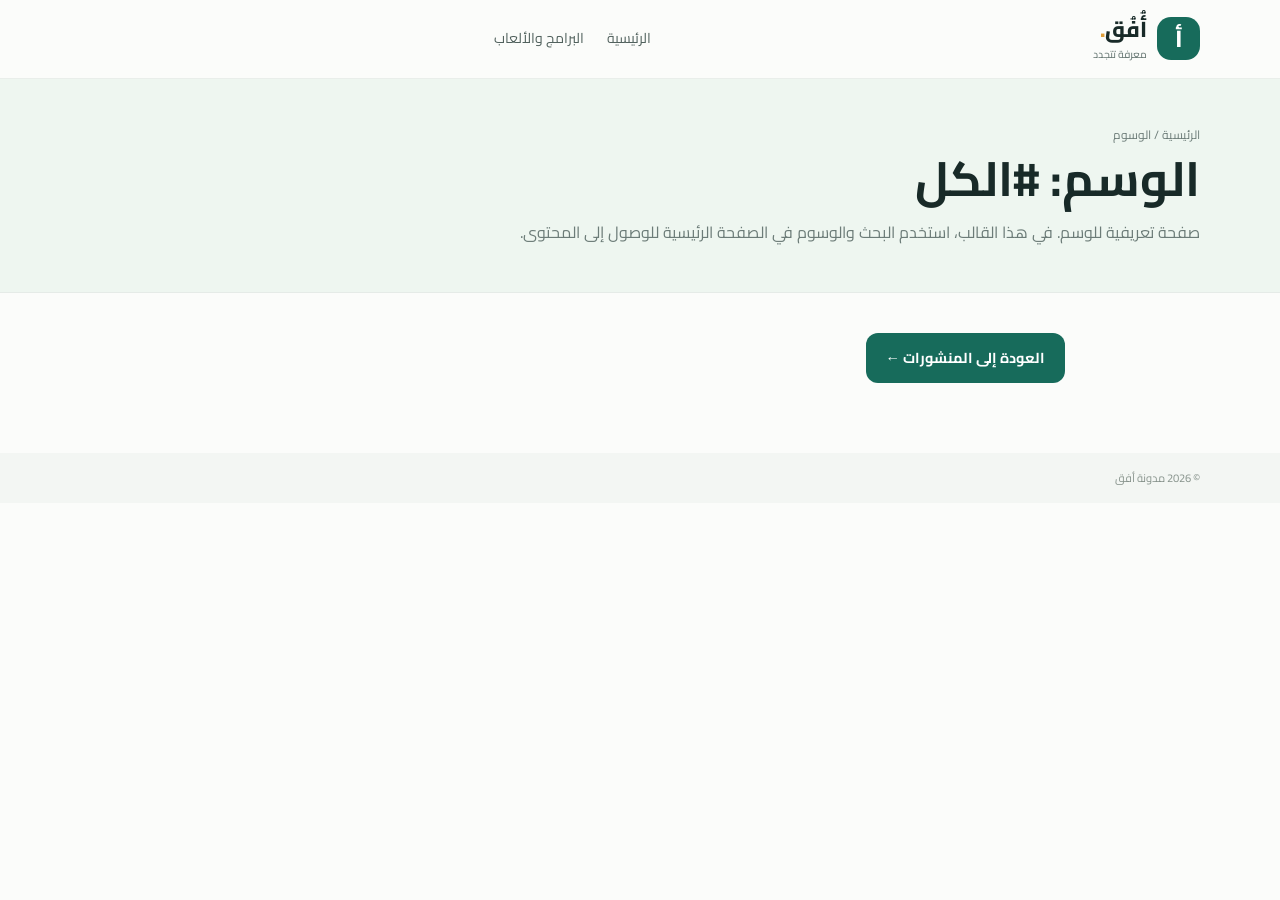
<file: tag.html>
<!doctype html>
<html lang="ar" dir="rtl"><head><meta charset="utf-8"><meta name="viewport" content="width=device-width, initial-scale=1"><title>الوسم | مدونة أفق</title><meta name="description" content="تصفّح المنشورات المرتبطة بوسم محدد في مدونة أفق."><link rel="canonical" href="https://example.com/tag.html"><link rel="alternate" type="application/rss+xml" title="RSS" href="rss.xml"><link href="https://fonts.googleapis.com/css2?family=Cairo:wght@400;500;600;700;800&display=swap" rel="stylesheet"><link rel="stylesheet" href="styles.css"><script src="scripts.js" defer></script></head><body><header class="site-header"><div class="container header-inner"><a class="brand" href="index.html"><span class="brand-mark">أ</span><span>أُفُق<span class="brand-dot">.</span><small>معرفة تتجدد</small></span></a><nav class="main-nav" aria-label="التنقل الرئيسي"><a href="index.html">الرئيسية</a><a href="links.html">البرامج والألعاب</a></nav></div></header><main id="main"><section class="inner-hero"><div class="container"><p class="breadcrumb"><a href="index.html">الرئيسية</a> / الوسوم</p><h1 id="tag-title">وسم</h1><p>صفحة تعريفية للوسم. في هذا القالب، استخدم البحث والوسوم في الصفحة الرئيسية للوصول إلى المحتوى.</p></div></section><section class="container page-content"><a class="button button-primary" href="index.html#latest">العودة إلى المنشورات ←</a></section></main><footer class="site-footer"><div class="container footer-bottom"><span>© <span id="current-year">2026</span> مدونة أفق</span></div></footer><script>const tagName=new URLSearchParams(location.search).get("name")||"الكل";document.querySelector("#tag-title").textContent="الوسم: #"+tagName;</script></body></html>
</file>
<file: styles.css>
/* أفق — أنماط أساسية RTL، مصممة من الهاتف إلى الشاشات الكبيرة */
:root{--ink:#182a28;--muted:#6c7c78;--green:#176b5b;--green-dark:#105346;--mint:#e8f4ef;--paper:#fbfcfa;--line:#e5ebe7;--white:#fff;--radius:20px;--shadow:0 12px 36px rgba(22,55,45,.07)}
*{box-sizing:border-box}html{scroll-behavior:smooth;scroll-padding-top:90px}body{margin:0;background:var(--paper);color:var(--ink);font-family:"Cairo",Tahoma,Arial,sans-serif;line-height:1.8}img{max-width:100%;height:auto}a{color:inherit;text-decoration:none}a:hover{color:var(--green)}a:focus-visible,button:focus-visible,input:focus-visible{outline:3px solid #e5a93c;outline-offset:3px}.container{width:min(1120px,calc(100% - 36px));margin-inline:auto}.skip-link{position:absolute;top:-100px;right:1rem;z-index:100;background:#fff;padding:.7rem 1rem;border-radius:8px}.skip-link:focus{top:1rem}.sr-only{position:absolute;width:1px;height:1px;padding:0;margin:-1px;overflow:hidden;clip:rect(0,0,0,0);white-space:nowrap;border:0}
.site-header{position:sticky;top:0;z-index:20;background:rgba(251,252,250,.94);backdrop-filter:blur(14px);border-bottom:1px solid rgba(229,235,231,.8)}.header-inner{min-height:78px;display:flex;align-items:center;gap:28px}.brand{display:inline-flex;align-items:center;gap:10px;font-size:1.35rem;font-weight:800;line-height:1.2;white-space:nowrap}.brand-mark{display:grid;place-items:center;width:43px;height:43px;border-radius:14px;background:var(--green);color:white;font-size:1.45rem}.brand-dot{color:#df9e3a}.brand small{display:block;color:var(--muted);font-size:.66rem;font-weight:500;margin-top:5px}.main-nav{display:flex;align-items:center;gap:23px;margin-inline:auto;font-size:.88rem;color:#51615d}.main-nav a{padding:8px 0}.main-nav a.active,.main-nav a:hover{color:var(--green);font-weight:700}.header-cta{font-size:.85rem;color:var(--green);font-weight:700;white-space:nowrap}.menu-toggle{display:none;border:1px solid var(--line);background:white;border-radius:10px;padding:8px 12px;font:inherit;color:var(--ink)}
.hero{overflow:hidden;background:linear-gradient(125deg,#f2f8f4 0%,#f9fbf8 60%,#edf5ef 100%);border-bottom:1px solid #edf1ed}.hero-grid{display:grid;grid-template-columns:1.05fr .95fr;align-items:center;gap:40px;min-height:470px;padding-block:48px}.eyebrow{display:flex;align-items:center;gap:9px;color:var(--green);font-size:.76rem;font-weight:800;letter-spacing:.02em;margin:0 0 13px}.eyebrow-line{height:2px;width:23px;background:#dca64a;border-radius:5px}.hero h1{font-size:clamp(2.45rem,5vw,4.25rem);line-height:1.25;letter-spacing:-.04em;margin:0 0 18px;font-weight:800}.hero h1 span{color:var(--green)}.hero-lead{max-width:510px;color:#60716b;font-size:1.02rem;line-height:2.05;margin:0}.hero-actions{display:flex;gap:12px;flex-wrap:wrap;margin-top:28px}.button{display:inline-flex;justify-content:center;align-items:center;gap:12px;border-radius:12px;padding:12px 20px;font-family:inherit;font-size:.9rem;font-weight:700;transition:transform .2s,background .2s}.button:hover{transform:translateY(-2px)}.button-primary{background:var(--green);color:white}.button-primary:hover{background:var(--green-dark);color:white}.button-quiet{border:1px solid #dce6df;background:rgba(255,255,255,.6)}.hero-proof{display:flex;align-items:center;gap:10px;margin-top:30px;color:#72817c;font-size:.78rem}.proof-icon{color:#c28b32;font-size:1.1rem}
.hero-art{height:340px;position:relative;display:grid;place-items:center}.art-orbit{position:absolute;border:1px solid rgba(23,107,91,.15);border-radius:50%;transform:rotate(-25deg)}.orbit-one{width:330px;height:270px}.orbit-two{width:260px;height:340px;transform:rotate(35deg)}.art-sun{width:180px;height:180px;border-radius:48% 52% 44% 56%;background:linear-gradient(135deg,#dceee3,#a6d2bb);box-shadow:0 25px 65px rgba(35,104,78,.16);transform:rotate(-15deg)}.art-card{position:absolute;background:rgba(255,255,255,.9);border:1px solid rgba(255,255,255,.95);box-shadow:var(--shadow);border-radius:16px;padding:16px 19px;backdrop-filter:blur(12px)}.card-top{top:26px;right:3%;min-width:150px}.card-top span,.art-card small{display:block;font-size:.72rem;color:var(--muted)}.card-top strong{display:block;font-size:1.15rem;line-height:1.6;margin-top:5px}.card-bottom{bottom:24px;left:0;display:flex;align-items:center;gap:12px}.card-bottom strong{font-size:.83rem}.mini-spark{display:grid;place-items:center;width:40px;height:40px;border-radius:12px;background:#fff0d5;color:#a96f17;font-size:1.3rem}.art-star{position:absolute;color:#d7a143}.star-one{top:35px;left:17%;font-size:1.7rem}.star-two{bottom:40px;right:10%;font-size:1.3rem}
.content-layout{display:grid;grid-template-columns:minmax(0,1fr) 285px;gap:42px;padding-block:65px}.section-heading{display:flex;align-items:end;justify-content:space-between;gap:20px;margin-bottom:23px}.section-heading .eyebrow{margin-bottom:4px}.section-heading h2,.side-card h2{margin:0;font-size:1.55rem;line-height:1.5}.section-note{color:#89958f;font-size:.78rem}.search-bar{display:flex;align-items:center;gap:10px;border:1px solid var(--line);background:white;border-radius:13px;padding:7px 8px 7px 12px;box-shadow:0 4px 14px rgba(20,45,35,.025)}.search-bar>span{font-size:1.65rem;color:#89958f;padding-inline:7px}.search-bar input{min-width:0;flex:1;border:0;outline:none!important;font:inherit;font-size:.86rem;background:transparent;color:var(--ink)}.search-bar button{border:0;border-radius:9px;padding:8px 18px;background:#e8f3ed;color:var(--green);font:inherit;font-size:.83rem;font-weight:800;cursor:pointer}.filter-row{display:flex;gap:8px;flex-wrap:wrap;margin:18px 0 7px}.filter-chip{border:1px solid var(--line);background:white;border-radius:999px;padding:6px 15px;font:inherit;font-size:.77rem;color:#65736e;cursor:pointer}.filter-chip.selected,.filter-chip[aria-pressed="true"]{background:var(--green);border-color:var(--green);color:white}.results-status{min-height:20px;color:var(--muted);font-size:.76rem;margin:8px 0 12px}
.post-grid{display:grid;grid-template-columns:repeat(2,minmax(0,1fr));gap:22px}.post-card{min-width:0;overflow:hidden;border:1px solid var(--line);background:white;border-radius:17px;transition:transform .22s,box-shadow .22s}.post-card:hover{transform:translateY(-3px);box-shadow:var(--shadow)}.post-image{height:170px;display:flex;align-items:center;justify-content:center;position:relative;overflow:hidden}.image-green{background:radial-gradient(circle at 50% 45%,#b6d9c4 0 18%,transparent 19%),linear-gradient(135deg,#e5f2e8,#c4e1d0)}.image-peach{background:radial-gradient(circle at 55% 45%,#f2bba0 0 20%,transparent 21%),linear-gradient(135deg,#fff0e8,#f8d6c7)}.image-blue{background:radial-gradient(circle at 50% 50%,#9ec7e0 0 22%,transparent 23%),linear-gradient(135deg,#e6f1f8,#c8dfed)}.image-lilac{background:radial-gradient(circle at 50% 45%,#c3b1e2 0 20%,transparent 21%),linear-gradient(135deg,#f1ebfb,#d9ccef)}.image-yellow{background:radial-gradient(circle at 50% 50%,#edcf78 0 21%,transparent 22%),linear-gradient(135deg,#fff6d8,#f3e5a8)}.image-symbol{font-size:5.3rem;color:rgba(24,68,54,.72);font-weight:400;line-height:1}.image-label{position:absolute;top:13px;right:13px;background:rgba(255,255,255,.85);padding:4px 10px;border-radius:8px;font-size:.68rem;color:var(--green);font-weight:800}.post-body{padding:17px 18px 15px}.post-meta{display:flex;gap:12px;align-items:center;color:#8a9691;font-size:.7rem}.post-meta span{color:var(--green);font-weight:800}.post-body h3{font-size:1.02rem;line-height:1.7;margin:10px 0 8px}.post-body p{font-size:.8rem;color:var(--muted);line-height:1.9;margin:0;min-height:58px}.post-footer{display:flex;align-items:center;justify-content:space-between;gap:10px;border-top:1px solid #edf0ed;margin-top:16px;padding-top:12px;font-size:.7rem;color:#8b9691}.post-footer a{color:var(--green);font-weight:800;white-space:nowrap}.pagination{display:flex;gap:8px;justify-content:center;align-items:center;margin-top:28px}.page-button{min-width:38px;height:38px;padding:0 10px;border:1px solid var(--line);background:white;border-radius:10px;color:var(--ink);font:inherit;cursor:pointer}.page-button[aria-current="page"]{background:var(--green);border-color:var(--green);color:white}.page-button:disabled{opacity:.4;cursor:not-allowed}.empty-state{padding:24px;text-align:center;background:white;border:1px dashed #cdd9d1;border-radius:14px;color:var(--muted)}
.sidebar{display:flex;flex-direction:column;gap:18px}.side-card{padding:23px;border:1px solid var(--line);border-radius:17px;background:white}.side-card h2{font-size:1.05rem;margin-bottom:14px}.about-card{background:#edf6f0;border-color:#e4efe7}.about-card p:not(.eyebrow){font-size:.81rem;color:#61736a;line-height:2;margin:0 0 13px}.about-card .eyebrow{margin-bottom:7px}.text-link{color:var(--green);font-size:.78rem;font-weight:800}.category-list{list-style:none;padding:0;margin:0}.category-list li+li{border-top:1px solid #edf0ed}.category-list a{display:flex;justify-content:space-between;align-items:center;padding:10px 0;font-size:.82rem}.category-list span{background:#f0f4f1;color:#7a8982;border-radius:7px;padding:1px 8px;font-size:.7rem}.newsletter-card{background:#1a3e34;color:white;border-color:#1a3e34}.newsletter-card h2{font-size:1.13rem;margin:8px 0}.newsletter-card p{font-size:.79rem;color:#d1e1d9;line-height:1.9}.newsletter-icon{display:grid;place-items:center;width:38px;height:38px;border-radius:12px;background:#2e5b4d;color:#f1c46d}.button-full{width:100%;background:#f3c46a;color:#243e34}.button-full:hover{background:#ffda8e;color:#243e34}.tag-cloud{display:flex;gap:8px;flex-wrap:wrap}.tag-cloud a{background:#f2f6f3;border-radius:8px;padding:5px 10px;color:#657a70;font-size:.72rem}.bottom-cta{background:var(--green);color:white}.bottom-cta-inner{display:flex;justify-content:space-between;align-items:center;gap:25px;padding-block:36px}.bottom-cta .eyebrow{color:#f4c46d;margin-bottom:5px}.bottom-cta h2{margin:0;font-size:1.45rem}.bottom-cta p:not(.eyebrow){margin:5px 0 0;color:#d0e2da;font-size:.83rem}.button-light{background:white;color:var(--green);white-space:nowrap}.site-footer{background:#f3f6f3}.footer-top{display:flex;align-items:center;gap:25px;padding-block:27px;border-bottom:1px solid #e1e8e2}.footer-top>p{margin-inline:auto;color:#788780;font-size:.8rem}.footer-top nav{display:flex;gap:17px;font-size:.78rem;color:#66756d}.brand-footer{font-size:1.15rem}.brand-footer .brand-mark{width:37px;height:37px;font-size:1.2rem}.footer-bottom{display:flex;justify-content:space-between;gap:15px;padding-block:15px;color:#87938c;font-size:.7rem}
.inner-hero{padding-block:45px;background:#eef6f0;border-bottom:1px solid var(--line)}.inner-hero h1{font-size:clamp(2rem,4vw,3rem);line-height:1.35;margin:0 0 8px}.inner-hero p{color:var(--muted);margin:0;max-width:680px}.breadcrumb{font-size:.75rem;color:#7d8b84;margin-bottom:12px}.page-content{padding-block:40px 70px;max-width:850px}.page-content h2{margin-top:30px}.resource-list{display:grid;gap:15px}.resource-item{display:flex;gap:16px;align-items:flex-start;padding:20px;border:1px solid var(--line);border-radius:15px;background:white}.resource-icon{flex:0 0 48px;height:48px;display:grid;place-items:center;background:var(--mint);color:var(--green);border-radius:13px;font-size:1.4rem}.resource-item h2{font-size:1rem;margin:0 0 4px}.resource-item p{font-size:.84rem;color:var(--muted);margin:0 0 8px}.resource-item a{font-size:.8rem;color:var(--green);font-weight:800}.article-shell{max-width:780px;margin-inline:auto;padding:42px 18px 70px}.article-header .post-meta{margin-bottom:12px}.article-header h1{font-size:clamp(2rem,4.5vw,3.3rem);line-height:1.4;margin:0 0 16px}.article-lead{font-size:1.08rem;color:#667770;line-height:2}.article-cover{height:230px;border-radius:22px;display:grid;place-items:center;margin:28px 0;font-size:6rem;color:rgba(24,68,54,.7)}.article-content{font-size:1rem;line-height:2.2}.article-content h2{font-size:1.45rem;line-height:1.6;margin-top:32px}.article-content ul{padding-right:1.4rem}.article-content blockquote{margin:24px 0;padding:10px 20px;border-right:4px solid #dba54c;background:#f3f7f3;color:#4c6258;border-radius:8px}.article-tags{display:flex;gap:8px;flex-wrap:wrap;margin-top:30px}.article-tags a{background:#eef5ef;color:var(--green);padding:5px 11px;border-radius:8px;font-size:.76rem}
@media(min-width:900px){.post-grid{grid-template-columns:repeat(2,minmax(0,1fr))}}
@media(max-width:900px){.header-inner{gap:15px}.main-nav{gap:13px}.header-cta{display:none}.hero-grid{gap:20px}.content-layout{grid-template-columns:minmax(0,1fr) 245px;gap:24px}.post-image{height:145px}.post-body{padding:14px}.side-card{padding:18px}}
@media(max-width:700px){.container{width:min(100% - 28px,560px)}.header-inner{min-height:68px;flex-wrap:wrap;justify-content:space-between;padding-block:10px}.brand{font-size:1.18rem}.brand-mark{width:38px;height:38px}.menu-toggle{display:block;margin-inline-start:auto}.main-nav{display:none;order:3;width:100%;margin:0;padding:9px 0 5px;border-top:1px solid var(--line);flex-wrap:wrap;gap:8px 20px}.main-nav.is-open{display:flex}.main-nav a{padding:4px 0}.hero-grid{grid-template-columns:1fr;min-height:0;padding-block:42px 28px}.hero h1{font-size:2.65rem}.hero-art{height:260px;margin-top:2px}.art-sun{width:140px;height:140px}.orbit-one{width:260px;height:210px}.orbit-two{height:265px;width:200px}.card-top{top:10px;right:0}.card-bottom{bottom:5px;left:0}.content-layout{grid-template-columns:1fr;padding-block:42px;gap:32px}.section-heading h2{font-size:1.35rem}.section-note{display:none}.post-grid{grid-template-columns:1fr;gap:16px}.post-card{display:grid;grid-template-columns:115px minmax(0,1fr)}.post-image{height:100%;min-height:180px}.image-symbol{font-size:3.5rem}.image-label{top:8px;right:7px;font-size:.59rem;padding:2px 6px}.post-body{padding:12px}.post-body h3{font-size:.92rem;margin:7px 0}.post-body p{font-size:.75rem;min-height:0}.post-footer{margin-top:10px;padding-top:8px;flex-wrap:wrap}.post-meta{gap:7px;font-size:.62rem}.sidebar{display:grid;grid-template-columns:1fr 1fr}.newsletter-card{grid-column:span 2}.bottom-cta-inner{align-items:flex-start;flex-direction:column;padding-block:30px}.bottom-cta h2{font-size:1.25rem}.footer-top{flex-wrap:wrap;gap:15px}.footer-top>p{order:3;width:100%;margin:0}.footer-top nav{margin-inline-start:auto}.footer-bottom{flex-direction:column;gap:3px}.article-shell{padding-top:30px}.article-cover{height:175px}.resource-item{padding:15px}.resource-icon{flex-basis:40px;height:40px}}
@media(max-width:390px){.post-card{grid-template-columns:95px minmax(0,1fr)}.post-image{min-height:195px}.post-footer span{display:none}.sidebar{grid-template-columns:1fr}.newsletter-card{grid-column:auto}.hero-actions .button{padding:10px 13px}.search-bar button{padding-inline:12px}}
@media(prefers-reduced-motion:reduce){html{scroll-behavior:auto}*,*::before,*::after{transition:none!important;animation:none!important}}
</file>
<file: dark-mode.css>
/* Dark mode overrides for ReadHub
   This file adds a .dark-theme class which flips key colors and overrides
   card/background/border styles where the main stylesheet uses hard-coded
   light colors.
*/
:root{
  --dm-paper:#0b1220;
  --dm-ink:#e6eef8;
  --dm-muted:#9aa6b2;
  --dm-green:#60a5fa;
  --dm-line:#1f2a36;
  --dm-card:#0f1a26;
  --dm-soft:#111920;
}

/* Apply base text/background when dark theme enabled */
body.dark-theme{
  background:var(--dm-paper) !important;
  color:var(--dm-ink) !important;
}

/* Header and navigation */
body.dark-theme .site-header{
  background:rgba(8,12,18,.85) !important;
  border-bottom:1px solid rgba(255,255,255,.06) !important;
}

body.dark-theme .header-inner a.brand,
body.dark-theme .main-nav a,
body.dark-theme .site-footer a{
  color:var(--dm-ink) !important;
}

/* Cards, panels, hero */
body.dark-theme .post-card,
body.dark-theme .side-card,
body.dark-theme .newsletter-card,
body.dark-theme .bottom-cta,
body.dark-theme .hero,
body.dark-theme .inner-hero{
  background:var(--dm-card) !important;
  color:var(--dm-ink) !important;
  border-color:rgba(255,255,255,.04) !important;
}

/* Post image labels and symbols */
body.dark-theme .image-label,
body.dark-theme .image-symbol,
body.dark-theme .post-meta span{
  color:var(--dm-muted) !important;
}

/* Links and buttons */
body.dark-theme a,
body.dark-theme .text-link{
  color:var(--dm-ink) !important;
}

body.dark-theme .button-primary{
  background:var(--dm-green) !important;
  color:#072033 !important;
  border-color:transparent !important;
}

body.dark-theme .button-quiet,
body.dark-theme .button-light{
  background:transparent !important;
  color:var(--dm-ink) !important;
  border-color:rgba(255,255,255,.04) !important;
}

/* Tag cloud / sidebar links */
body.dark-theme .tag-cloud a,
body.dark-theme .category-list a{
  background:rgba(255,255,255,.03);
  color:var(--dm-ink);
  border-radius:10px;
  padding:6px 8px;
}

/* Post images: slight lift in contrast for dark */
body.dark-theme .post-image img{
  filter:contrast(1.02) saturate(.95);
}

/* Theme toggle button appearance */
.theme-toggle{
  transition:transform .15s ease, background .15s ease, border-color .15s ease;
}

body.dark-theme .theme-toggle{
  border-color:rgba(255,255,255,.06) !important;
  color:var(--dm-ink) !important;
}

/* Footer */
body.dark-theme .site-footer{
  background:transparent;
  color:var(--dm-ink) !important;
  border-top:1px solid rgba(255,255,255,.04);
}
</file>
